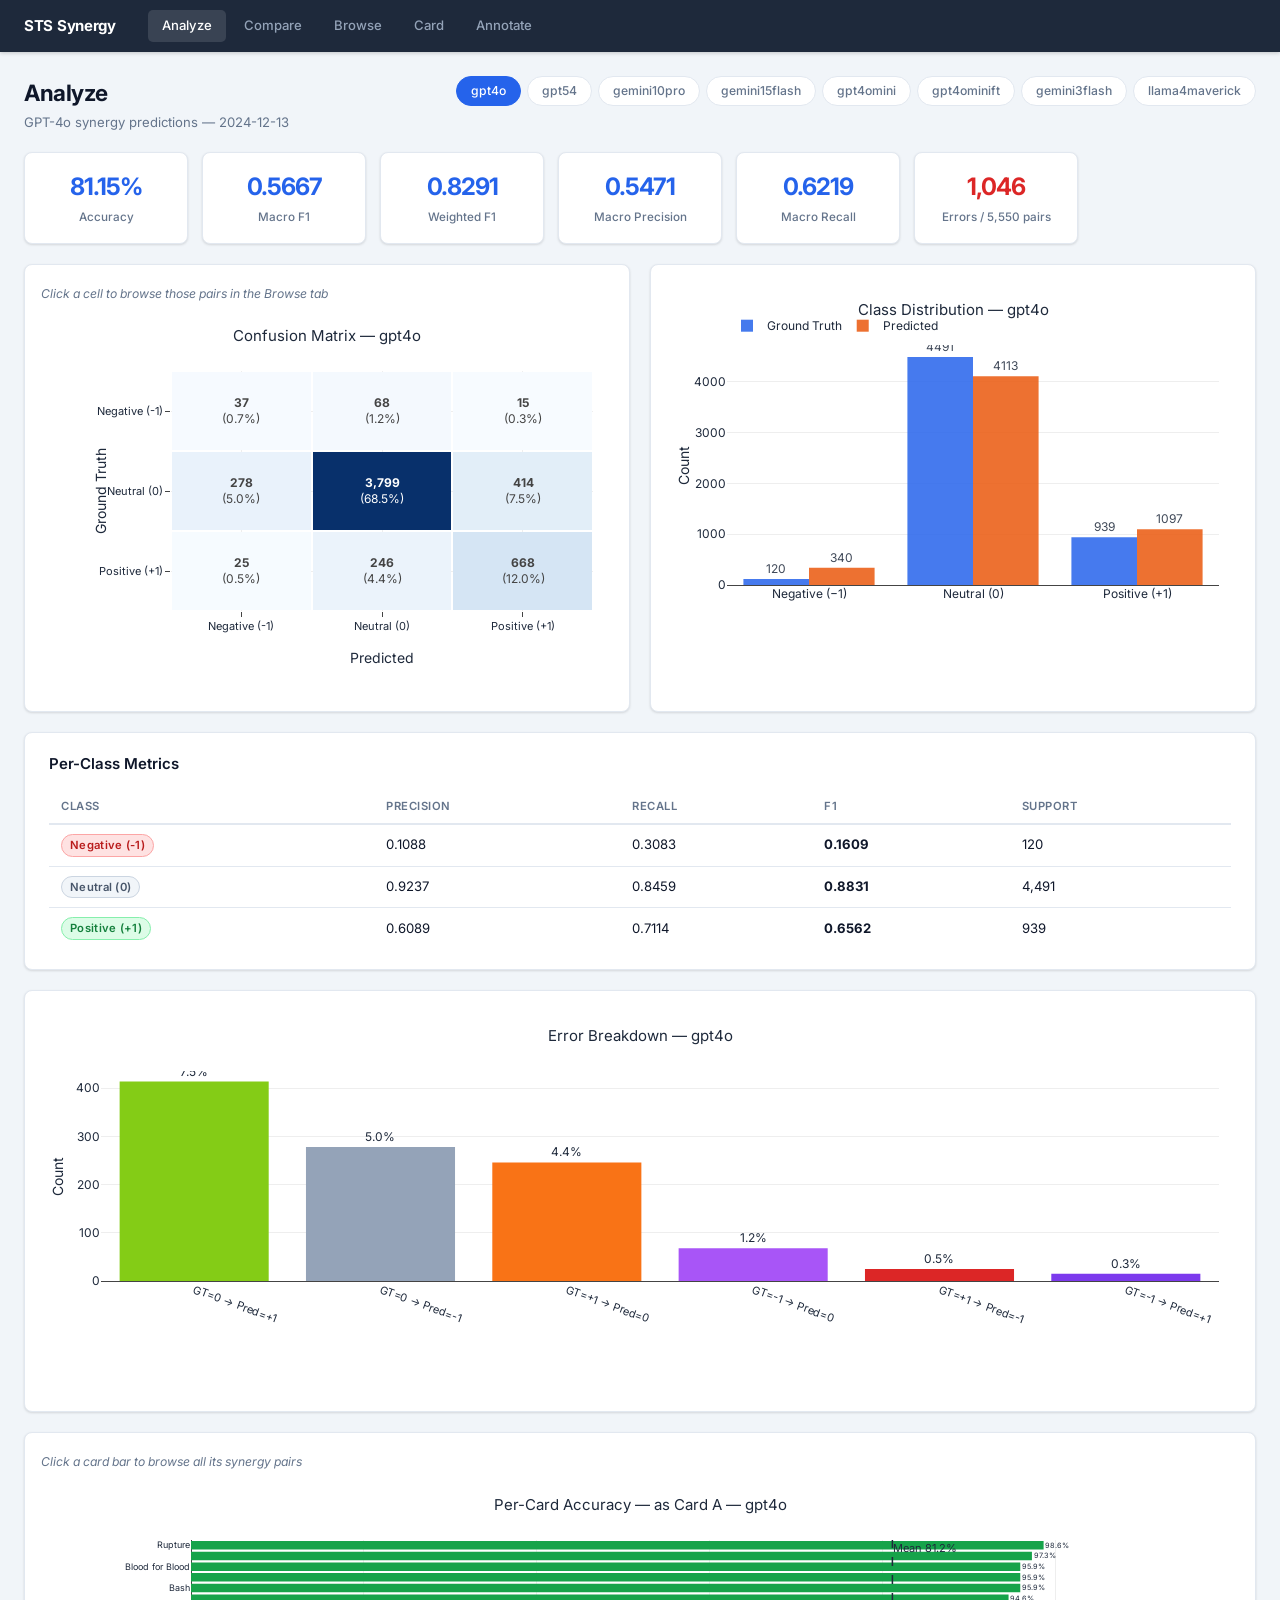
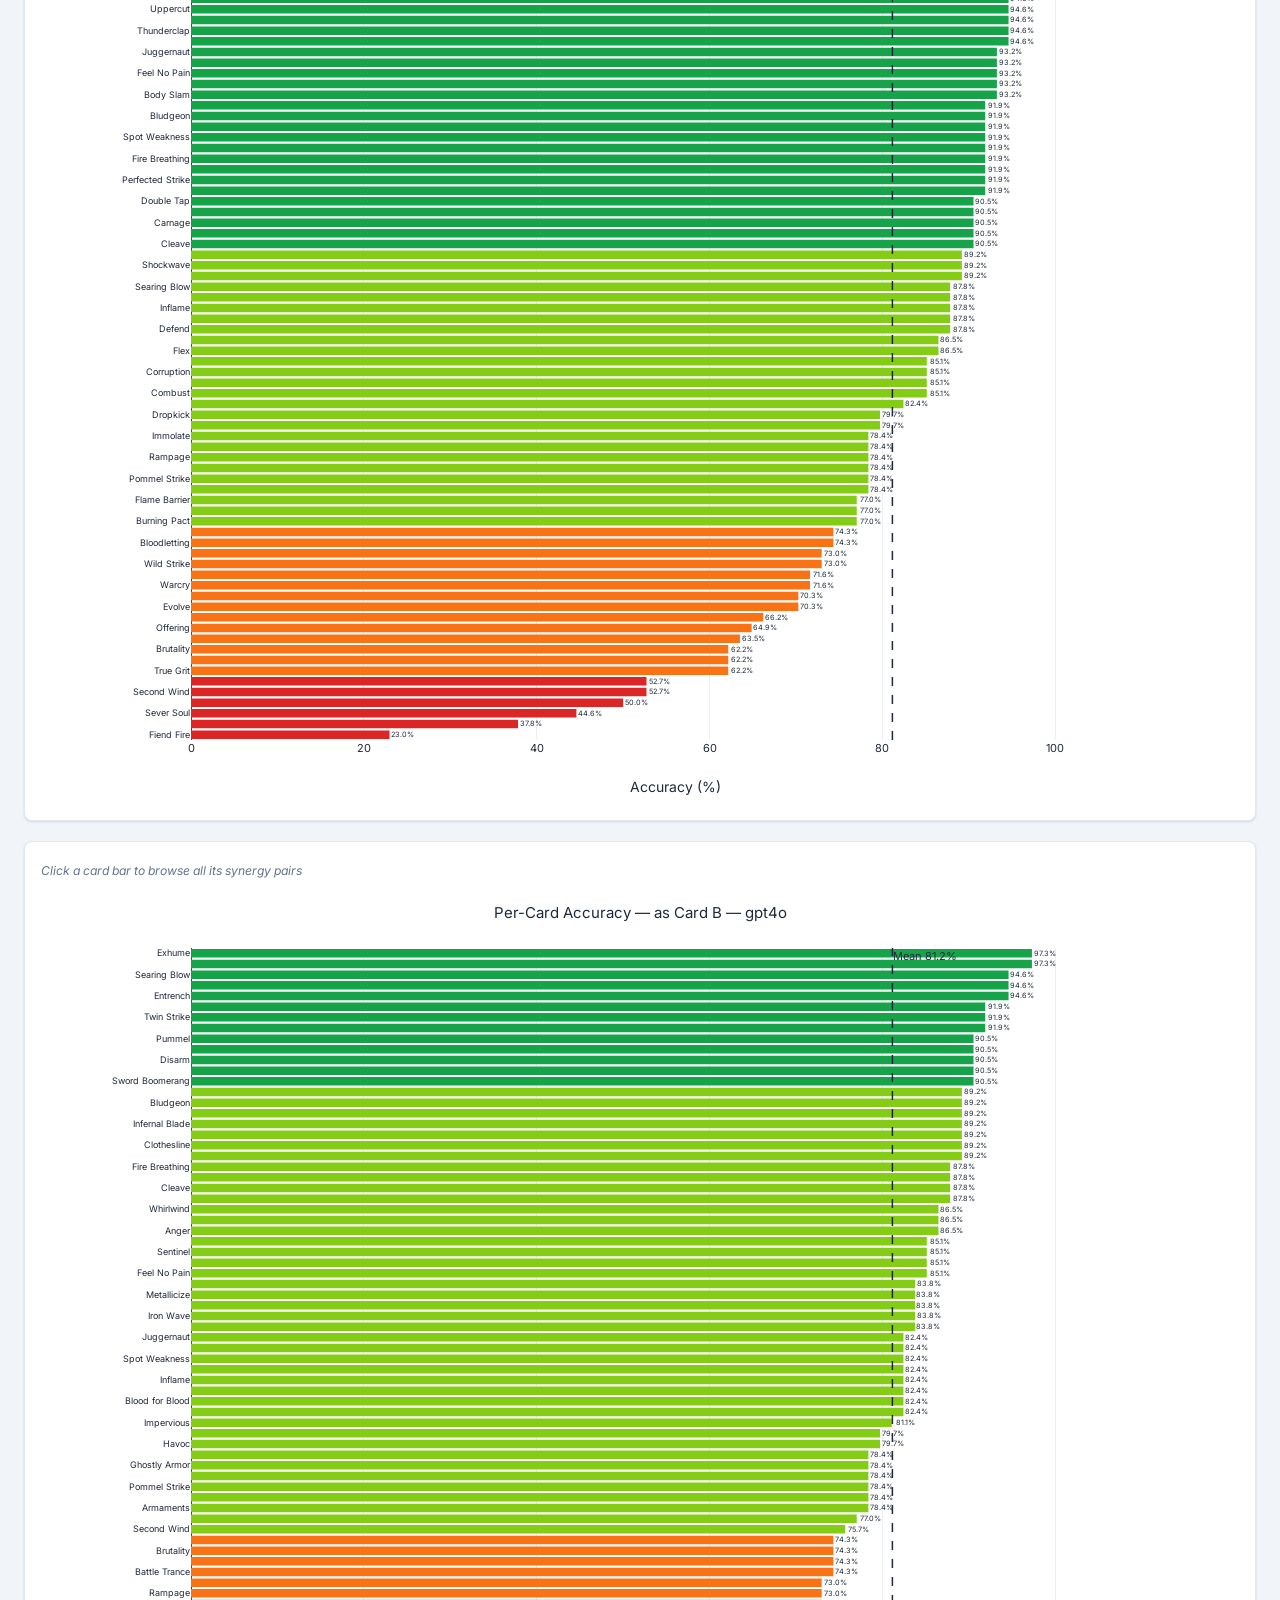
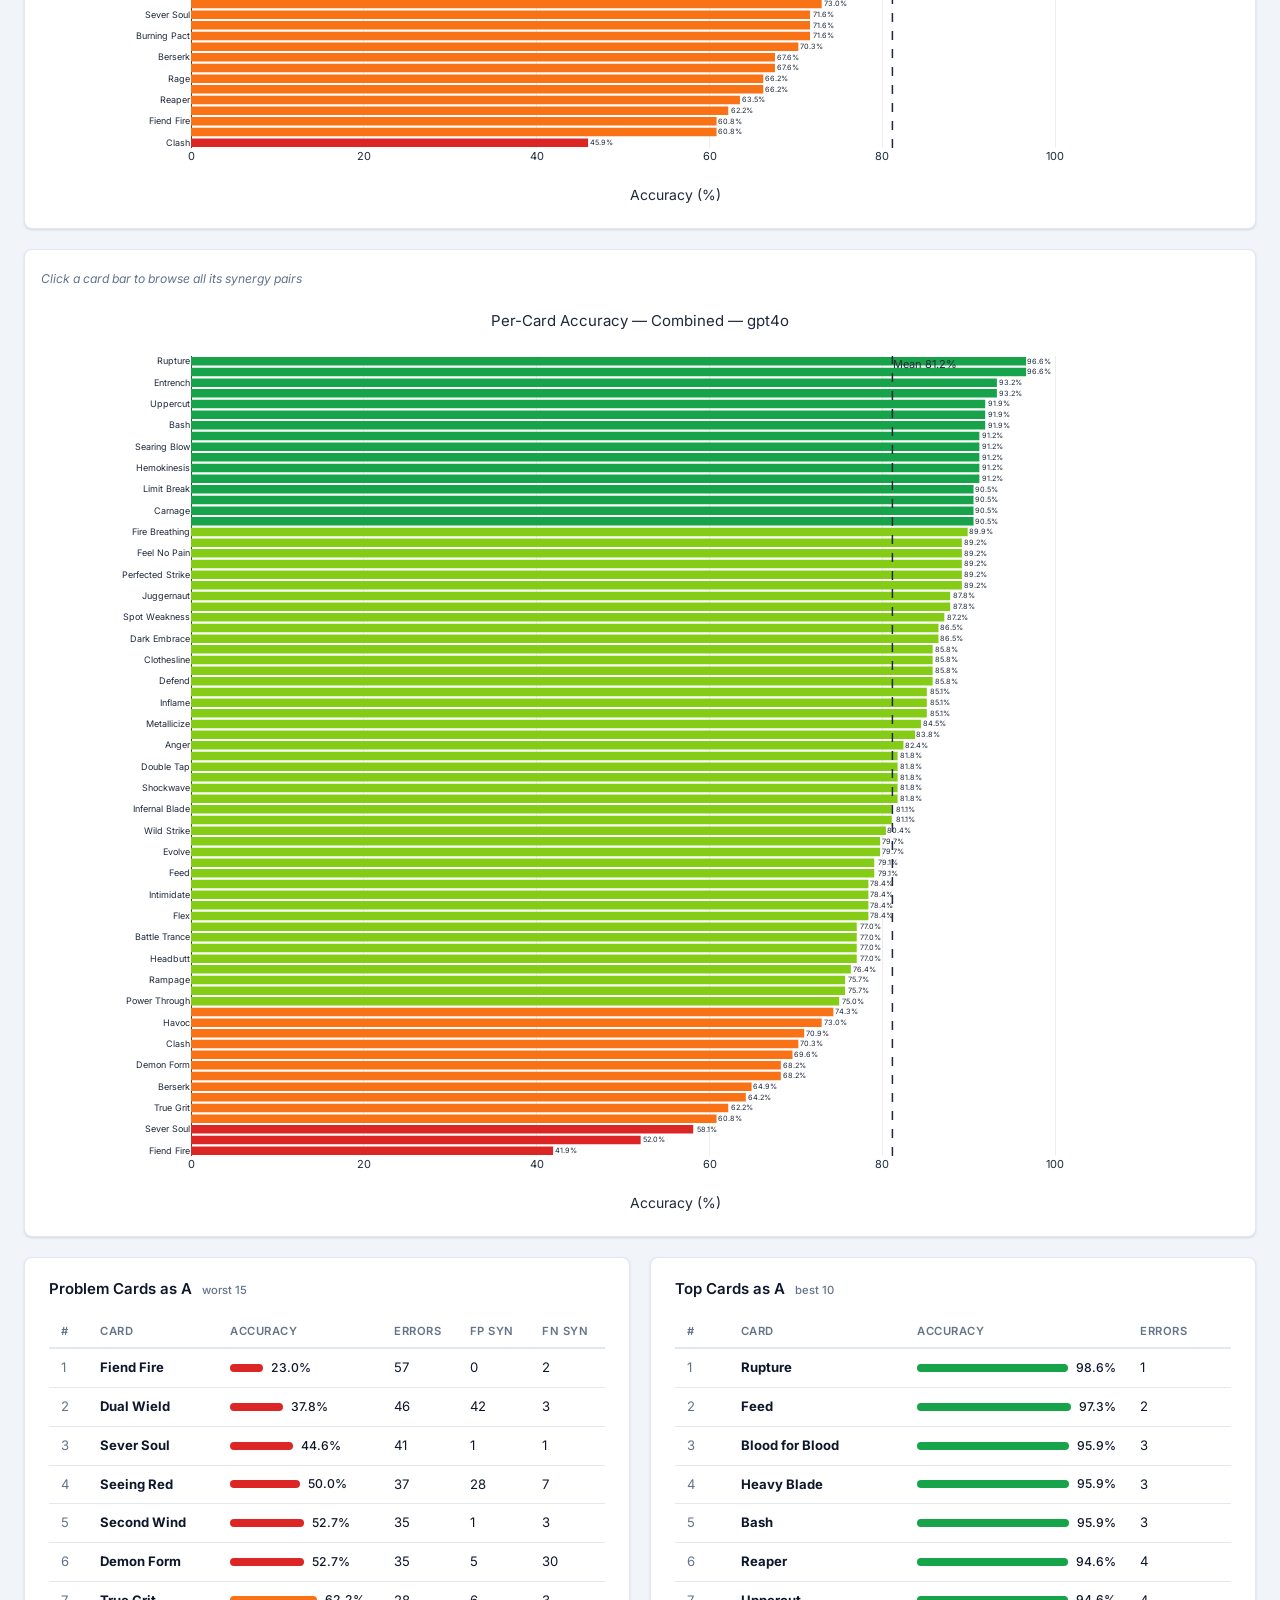
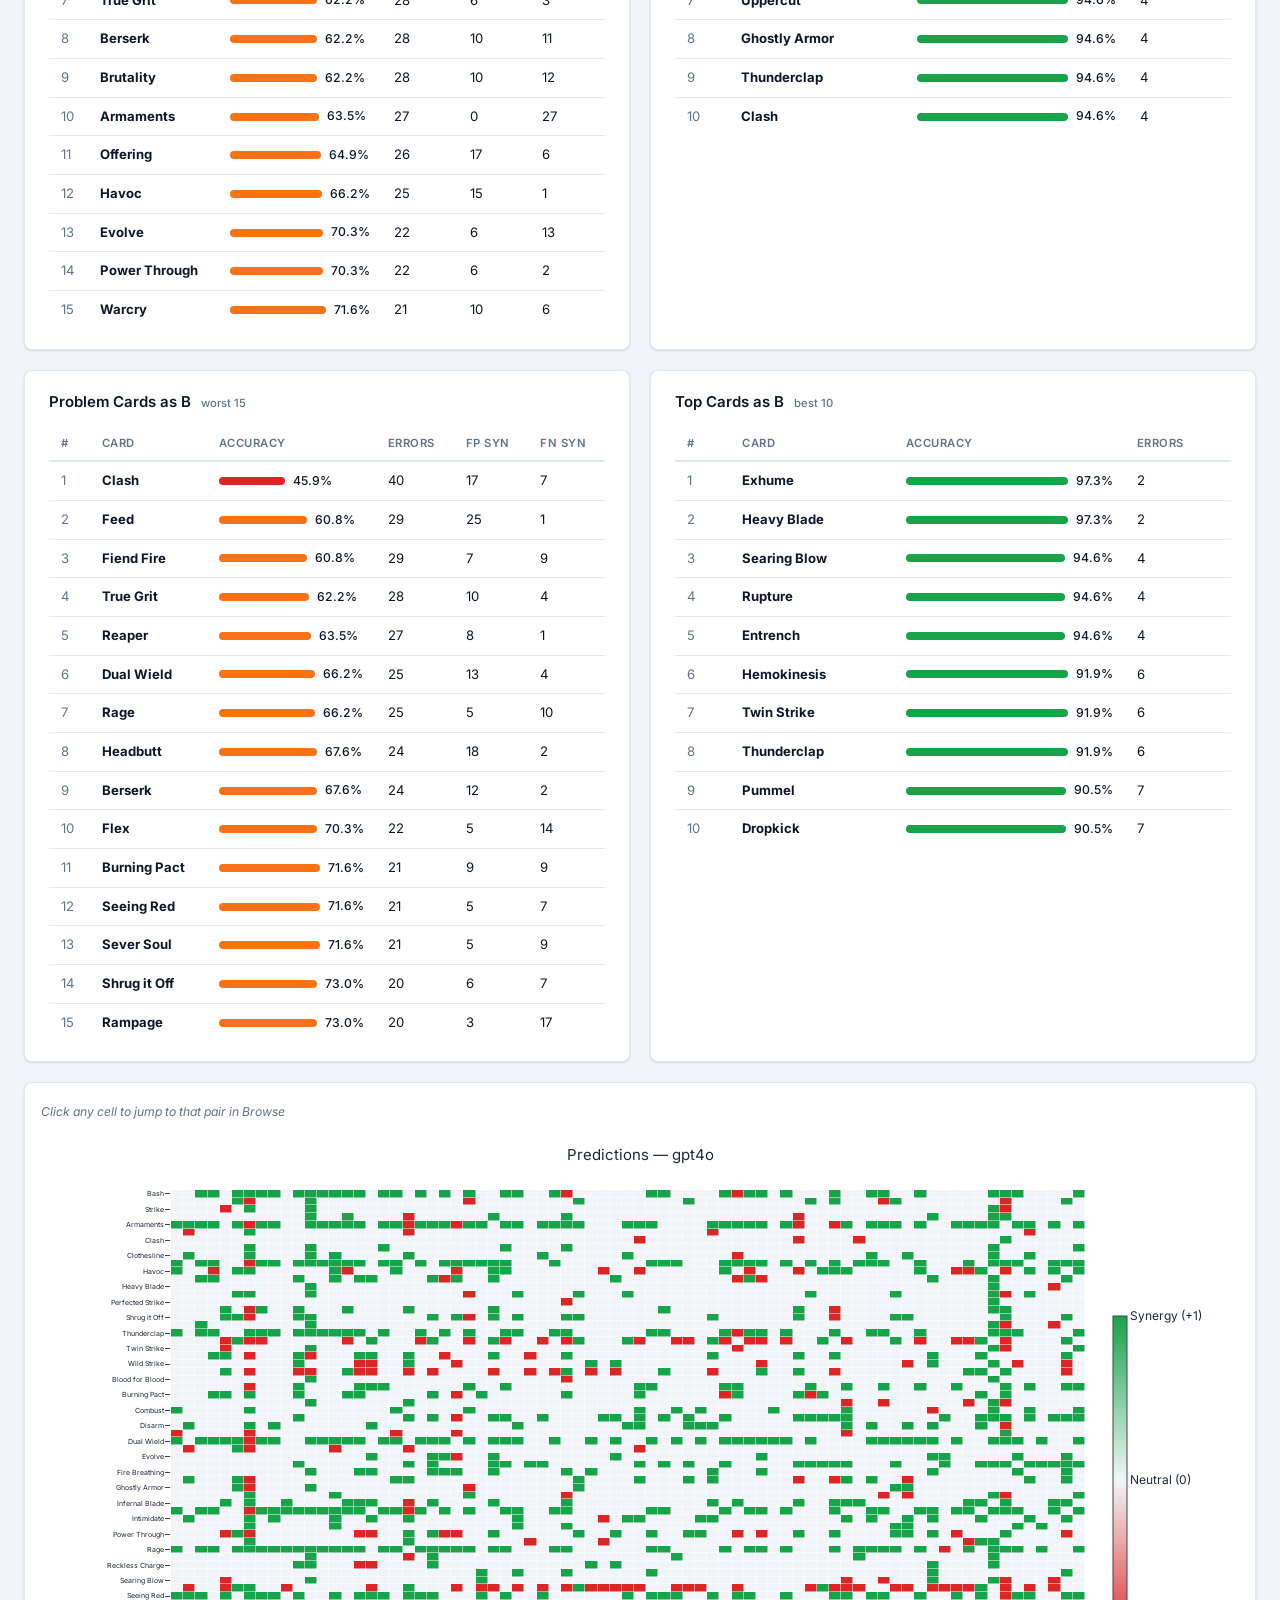
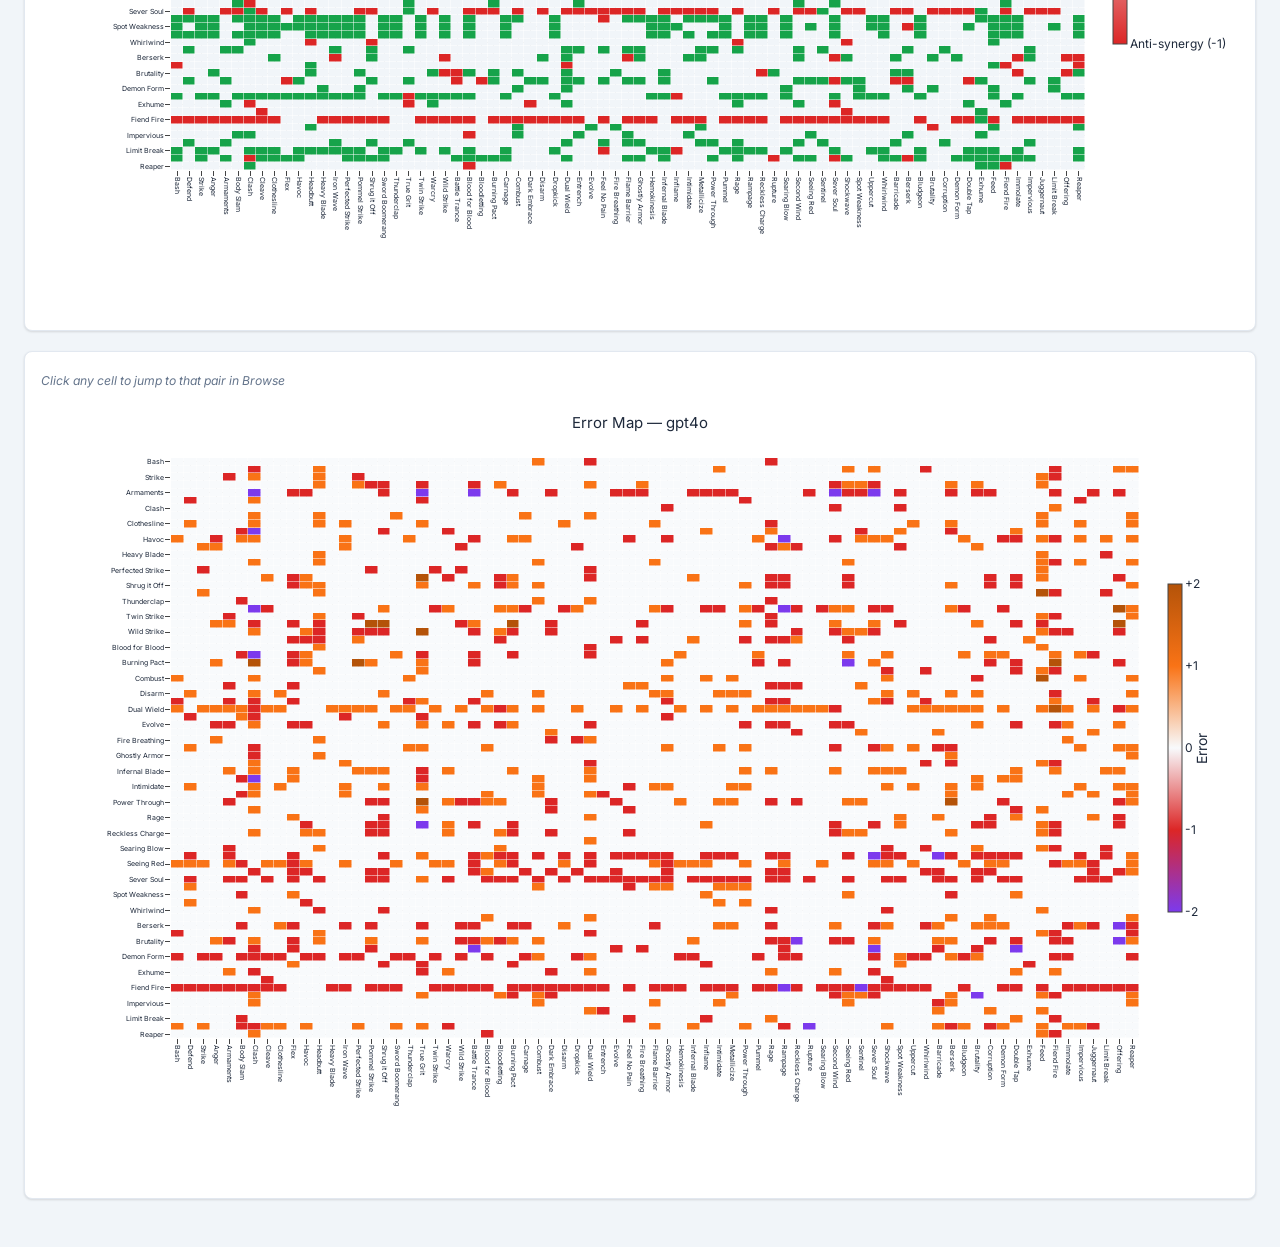
<file: docs/index.html>
<!DOCTYPE html>
<html lang="en">
<head>
  <meta charset="UTF-8">
  <meta http-equiv="refresh" content="0;url=analyze.html">
  <title>STS Synergy</title>
</head>
<body>
  <script>window.location.replace('analyze.html');</script>
  <p>Redirecting to <a href="analyze.html">analyze.html</a>…</p>
</body>
</html>
</file>
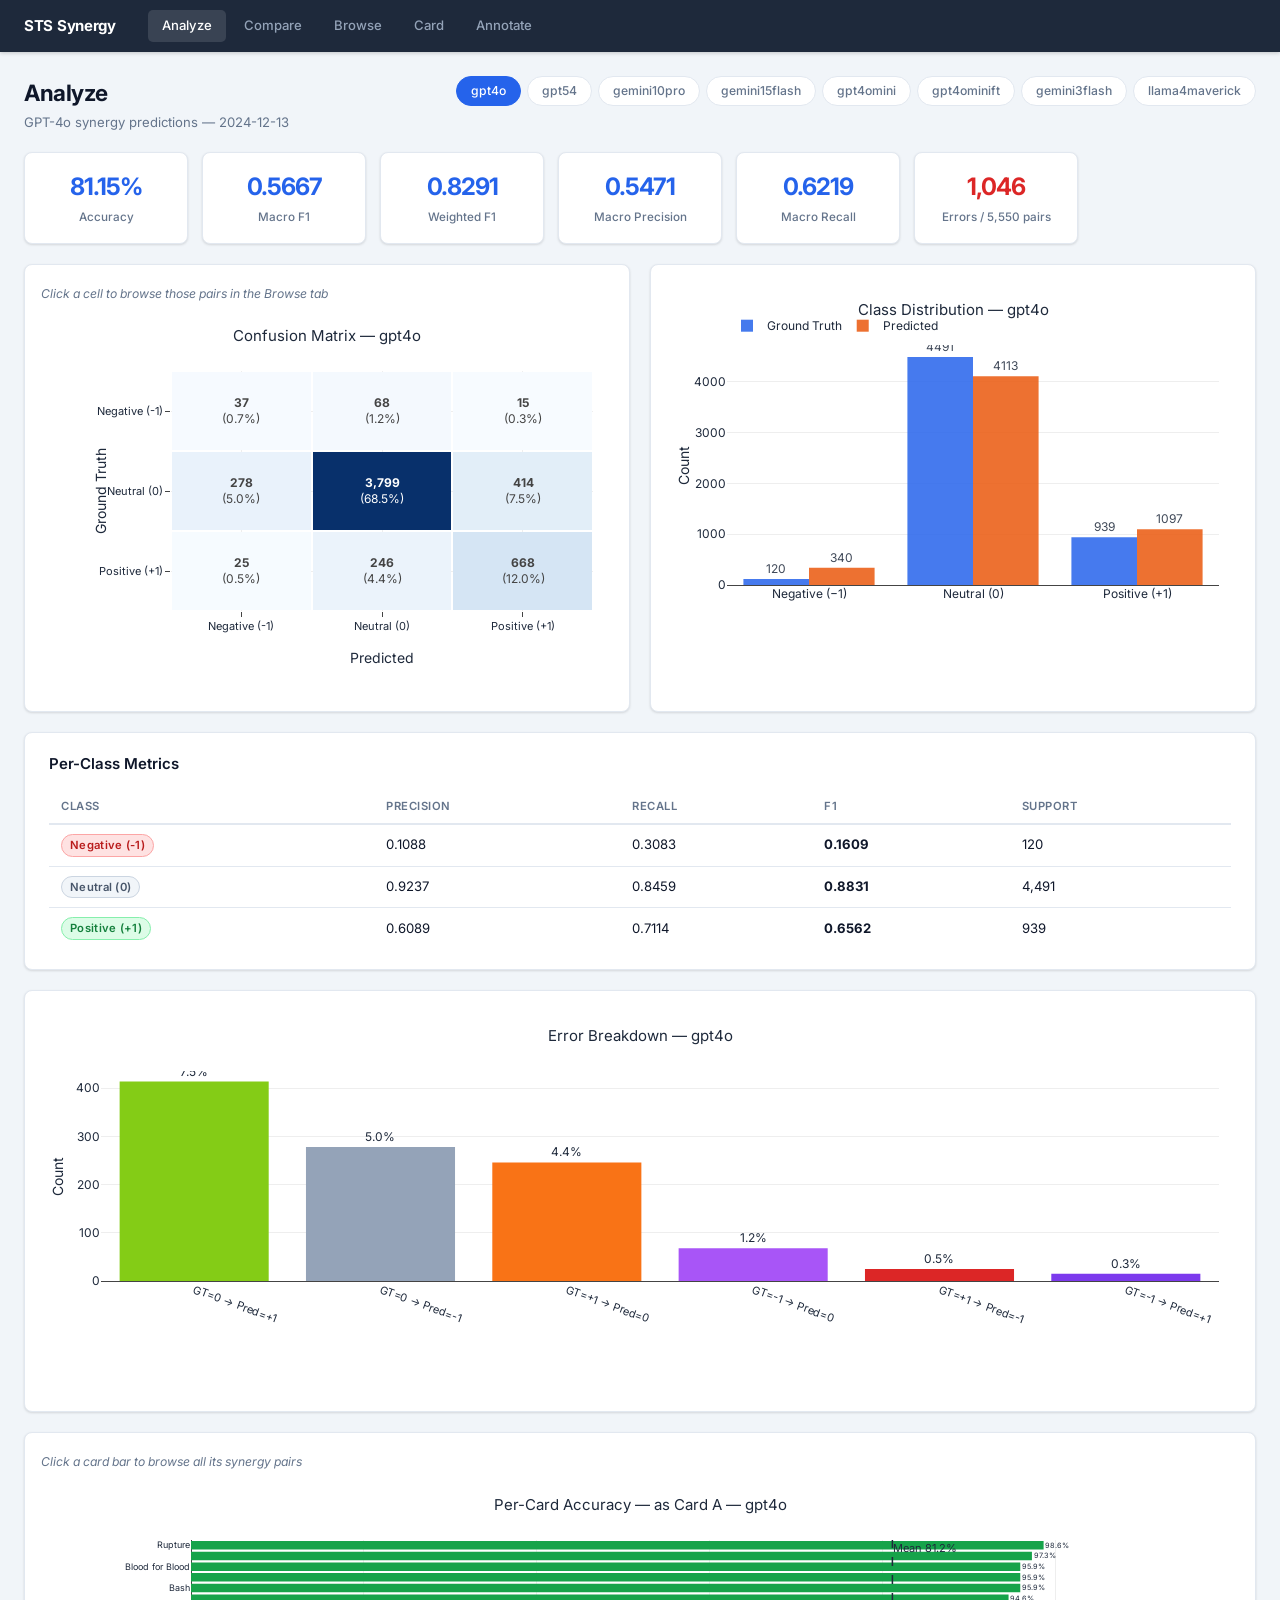
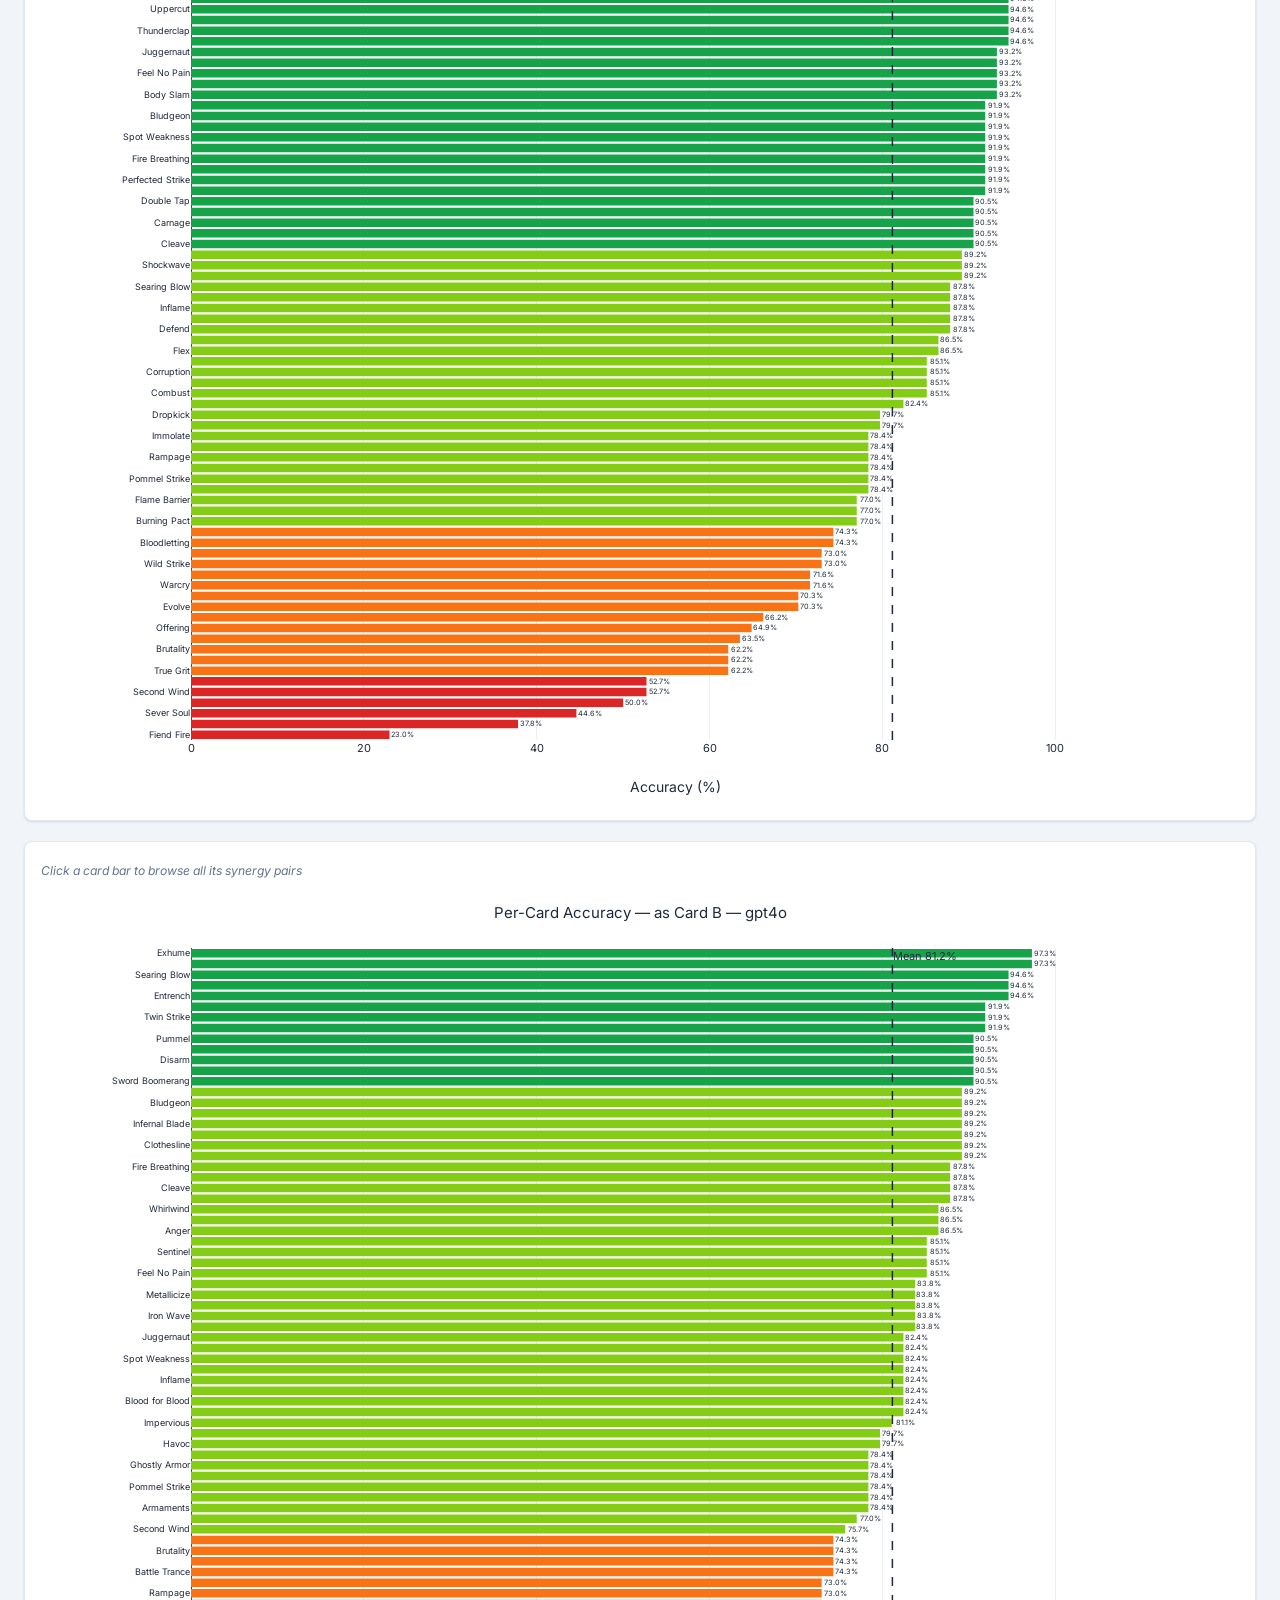
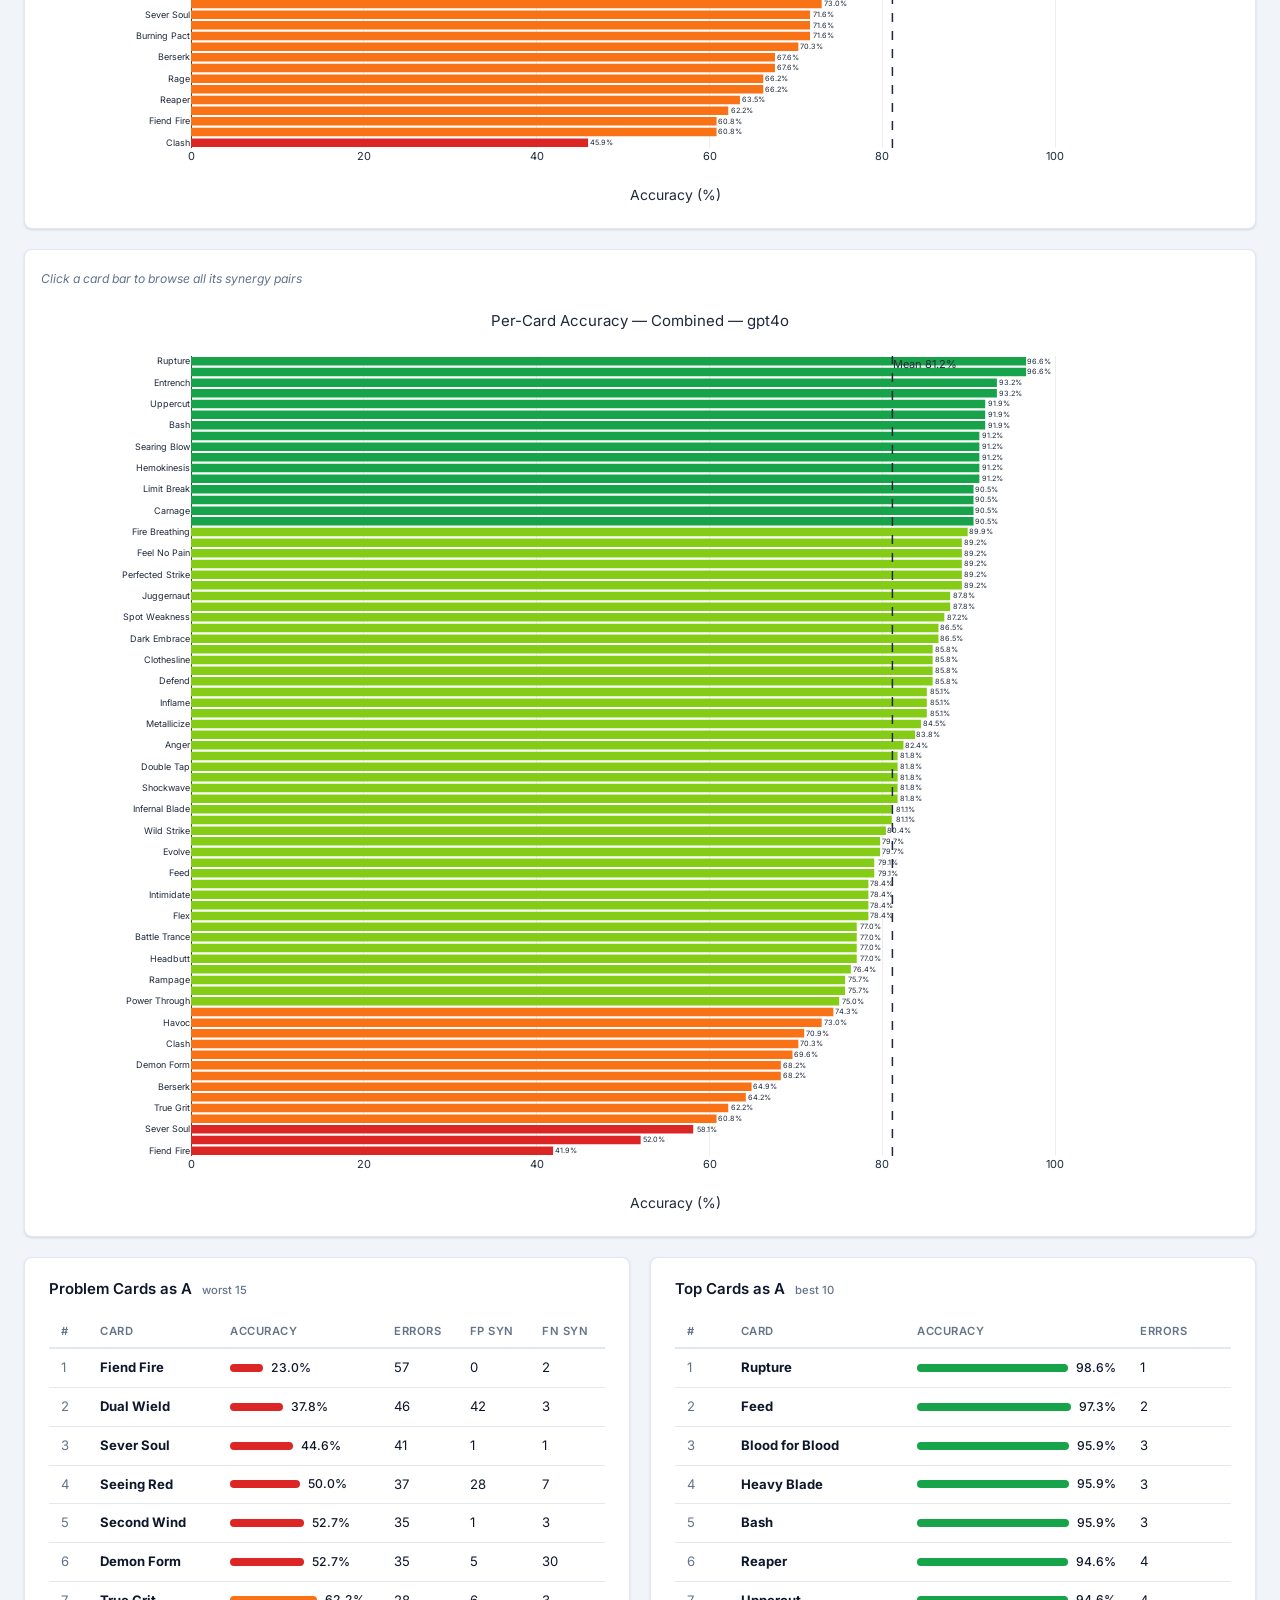
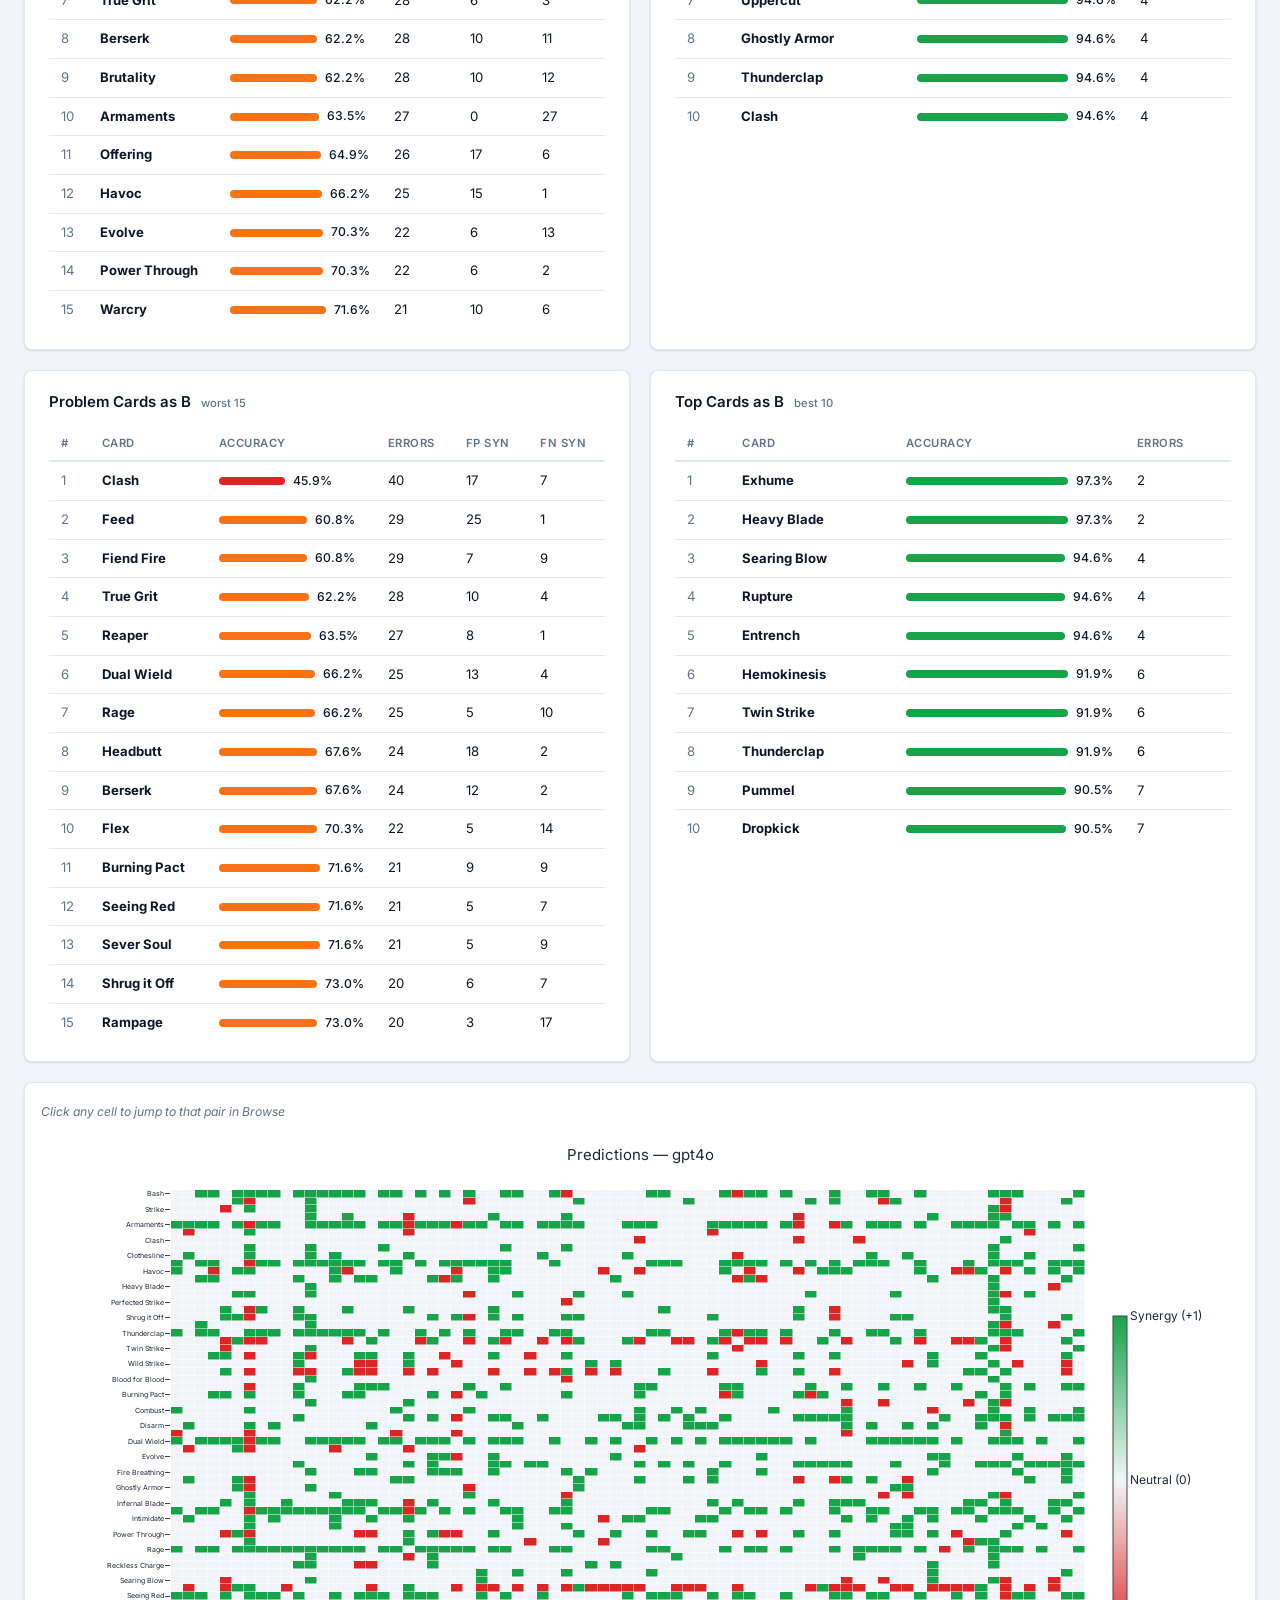
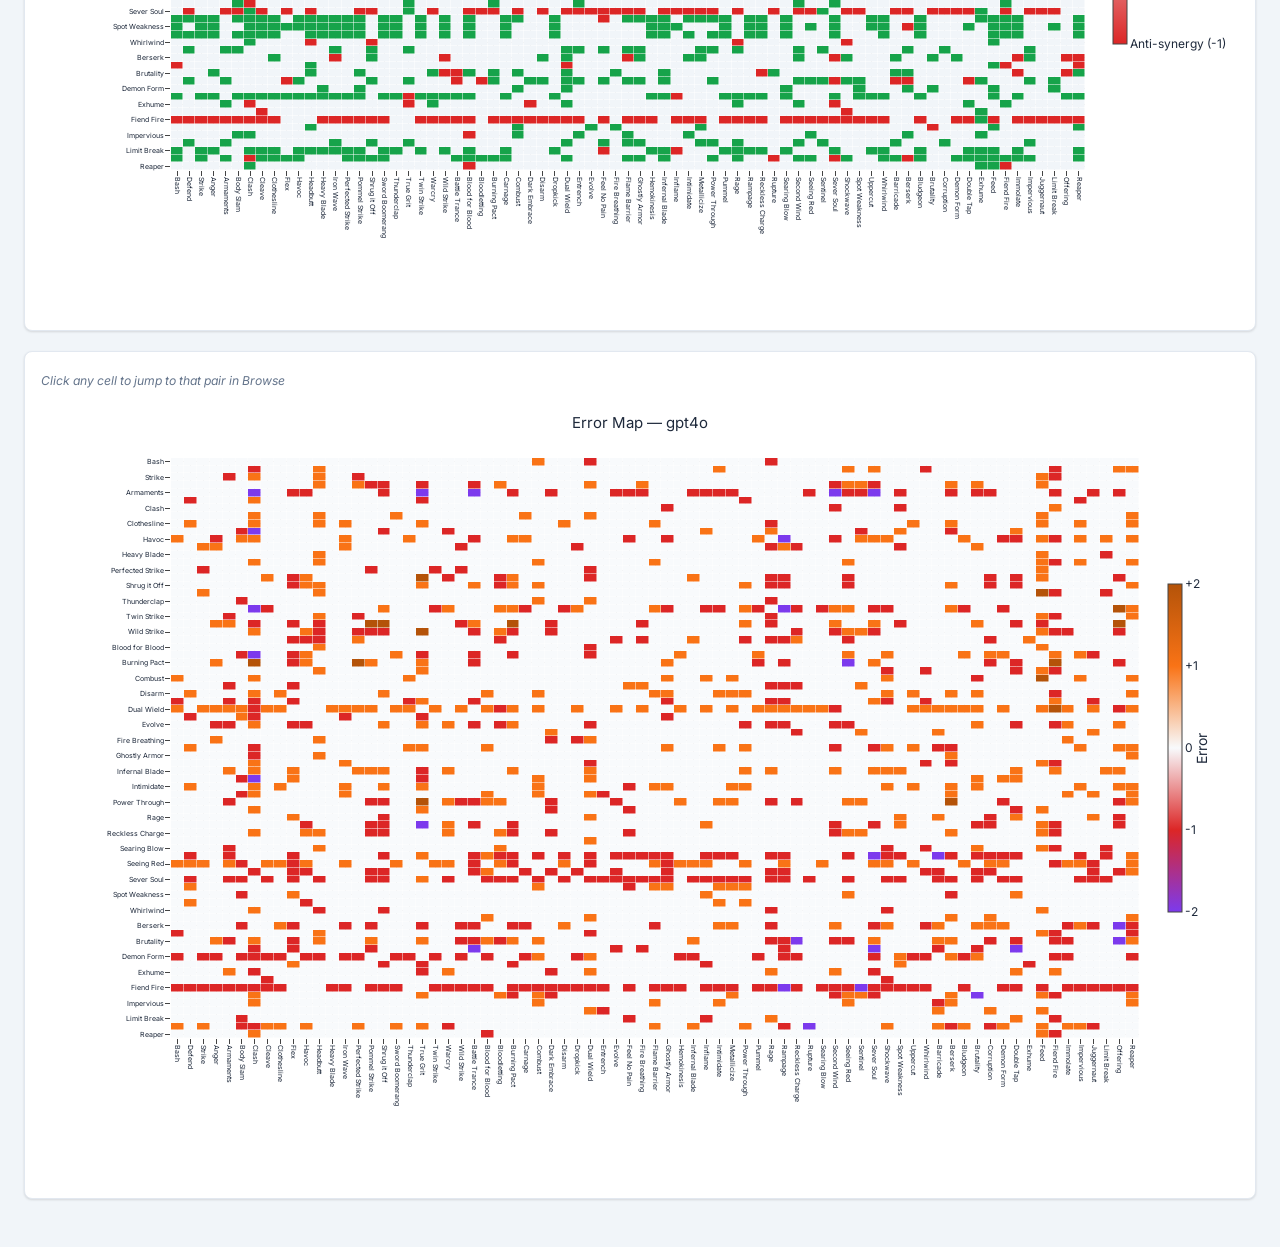
<file: docs/analyze.html>
<!DOCTYPE html>
<html lang="en">
<head>
  <meta charset="UTF-8">
  <meta name="viewport" content="width=device-width, initial-scale=1.0">
  <title>STS Synergy · Analyze</title>
  <link rel="preconnect" href="https://fonts.googleapis.com">
  <link href="https://fonts.googleapis.com/css2?family=Inter:wght@400;500;600;700&display=swap" rel="stylesheet">
  <link rel="stylesheet" href="static/css/style.css">
  <script src="https://cdn.plot.ly/plotly-2.35.0.min.js" charset="utf-8"></script>
</head>
<body>

<nav class="navbar">
  <a class="nav-brand" href="analyze.html">STS Synergy</a>
  <div class="nav-links">
    <a href="analyze.html"  class="nav-link active">Analyze</a>
    <a href="compare.html"  class="nav-link">Compare</a>
    <a href="browse.html"   class="nav-link">Browse</a>
    <a href="card.html"     class="nav-link">Card</a>
    <a href="annotate.html" class="nav-link">Annotate</a>
  </div>
</nav>

<div class="page-wrap">

  <!-- Dataset selector tabs -->
  <div class="page-header">
    <div class="page-title-row">
      <h1 class="page-title">Analyze</h1>
      <span class="page-sub" id="ds-sub"></span>
    </div>
    <div class="dataset-tabs" id="ds-tabs"></div>
  </div>

  <!-- Metric cards -->
  <div class="metric-row" id="metric-row">
    <div class="metric-card">
      <div class="metric-value" id="m-accuracy">—</div>
      <div class="metric-label">Accuracy</div>
    </div>
    <div class="metric-card">
      <div class="metric-value" id="m-macro-f1">—</div>
      <div class="metric-label">Macro F1</div>
    </div>
    <div class="metric-card">
      <div class="metric-value" id="m-weighted-f1">—</div>
      <div class="metric-label">Weighted F1</div>
    </div>
    <div class="metric-card">
      <div class="metric-value" id="m-macro-prec">—</div>
      <div class="metric-label">Macro Precision</div>
    </div>
    <div class="metric-card">
      <div class="metric-value" id="m-macro-rec">—</div>
      <div class="metric-label">Macro Recall</div>
    </div>
    <div class="metric-card">
      <div class="metric-value accent-red" id="m-errors">—</div>
      <div class="metric-label" id="m-errors-label">Errors</div>
    </div>
  </div>

  <!-- Confusion matrix + class distribution -->
  <div class="chart-grid-2">
    <div class="card chart-card">
      <p class="chart-hint">Click a cell to browse those pairs in the Browse tab</p>
      <div id="chart-confusion"></div>
    </div>
    <div class="card chart-card">
      <div id="chart-class-dist"></div>
    </div>
  </div>

  <!-- Per-class metrics table -->
  <div class="card section-card">
    <h2 class="section-title">Per-Class Metrics</h2>
    <table class="data-table" id="per-class-table">
      <thead>
        <tr>
          <th>Class</th><th>Precision</th><th>Recall</th><th>F1</th><th>Support</th>
        </tr>
      </thead>
      <tbody id="per-class-tbody"></tbody>
    </table>
  </div>

  <!-- Error breakdown -->
  <div class="card chart-card">
    <div id="chart-error-breakdown"></div>
  </div>

  <!-- Per-card accuracy charts (as Card A, as Card B, combined) -->
  <div class="card chart-card">
    <p class="chart-hint">Click a card bar to browse all its synergy pairs</p>
    <div id="chart-per-card-a"></div>
  </div>
  <div class="card chart-card">
    <p class="chart-hint">Click a card bar to browse all its synergy pairs</p>
    <div id="chart-per-card-b"></div>
  </div>
  <div class="card chart-card">
    <p class="chart-hint">Click a card bar to browse all its synergy pairs</p>
    <div id="chart-per-card-combined"></div>
  </div>

  <!-- Problem/top cards summary — as Card A -->
  <div class="chart-grid-2">
    <div class="card section-card">
      <h2 class="section-title">Problem Cards as A <span class="badge-count">worst 15</span></h2>
      <table class="data-table">
        <thead>
          <tr><th>#</th><th>Card</th><th>Accuracy</th><th>Errors</th><th>FP syn</th><th>FN syn</th></tr>
        </thead>
        <tbody id="worst-cards-a-tbody"></tbody>
      </table>
    </div>
    <div class="card section-card">
      <h2 class="section-title">Top Cards as A <span class="badge-count">best 10</span></h2>
      <table class="data-table">
        <thead>
          <tr><th>#</th><th>Card</th><th>Accuracy</th><th>Errors</th></tr>
        </thead>
        <tbody id="best-cards-a-tbody"></tbody>
      </table>
    </div>
  </div>

  <!-- Problem/top cards summary — as Card B -->
  <div class="chart-grid-2">
    <div class="card section-card">
      <h2 class="section-title">Problem Cards as B <span class="badge-count">worst 15</span></h2>
      <table class="data-table">
        <thead>
          <tr><th>#</th><th>Card</th><th>Accuracy</th><th>Errors</th><th>FP syn</th><th>FN syn</th></tr>
        </thead>
        <tbody id="worst-cards-b-tbody"></tbody>
      </table>
    </div>
    <div class="card section-card">
      <h2 class="section-title">Top Cards as B <span class="badge-count">best 10</span></h2>
      <table class="data-table">
        <thead>
          <tr><th>#</th><th>Card</th><th>Accuracy</th><th>Errors</th></tr>
        </thead>
        <tbody id="best-cards-b-tbody"></tbody>
      </table>
    </div>
  </div>

  <!-- Prediction heatmap -->
  <div class="card chart-card">
    <p class="chart-hint">Click any cell to jump to that pair in Browse</p>
    <div id="chart-pred-heatmap"></div>
  </div>

  <!-- Error heatmap -->
  <div class="card chart-card">
    <p class="chart-hint">Click any cell to jump to that pair in Browse</p>
    <div id="chart-error-heatmap"></div>
  </div>

</div>

<div id="toast" class="toast" role="alert"></div>

<script src="static/js/app.js"></script>
<script src="static/js/charts.js"></script>
<script src="static/js/analyze-app.js"></script>
</body>
</html>
</file>
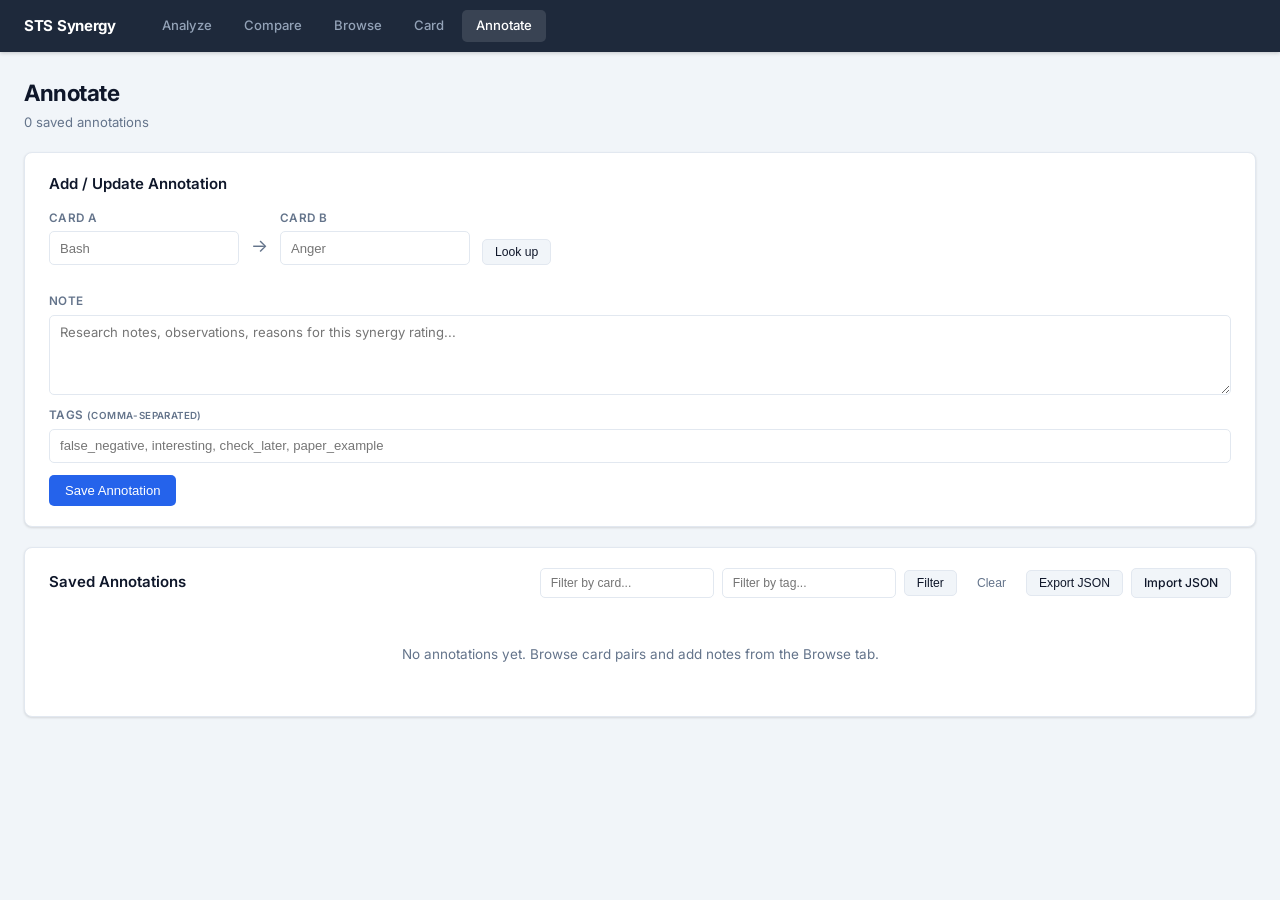
<file: docs/annotate.html>
<!DOCTYPE html>
<html lang="en">
<head>
  <meta charset="UTF-8">
  <meta name="viewport" content="width=device-width, initial-scale=1.0">
  <title>STS Synergy · Annotate</title>
  <link rel="preconnect" href="https://fonts.googleapis.com">
  <link href="https://fonts.googleapis.com/css2?family=Inter:wght@400;500;600;700&display=swap" rel="stylesheet">
  <link rel="stylesheet" href="static/css/style.css">
</head>
<body>

<nav class="navbar">
  <a class="nav-brand" href="analyze.html">STS Synergy</a>
  <div class="nav-links">
    <a href="analyze.html"  class="nav-link">Analyze</a>
    <a href="compare.html"  class="nav-link">Compare</a>
    <a href="browse.html"   class="nav-link">Browse</a>
    <a href="card.html"     class="nav-link">Card</a>
    <a href="annotate.html" class="nav-link active">Annotate</a>
  </div>
</nav>

<div class="page-wrap">

  <div class="page-header">
    <div class="page-title-row">
      <h1 class="page-title">Annotate</h1>
      <span class="page-sub" id="ann-sub">0 saved annotations</span>
    </div>
  </div>

  <!-- Add annotation form -->
  <div class="card section-card">
    <h2 class="section-title">Add / Update Annotation</h2>
    <form id="ann-add-form" class="ann-add-form">
      <div class="ann-add-row">
        <div class="ann-add-field">
          <label class="ann-label">Card A</label>
          <input type="text" id="new-card-a" class="ann-input" placeholder="Bash" list="card-list" autocomplete="off">
        </div>
        <div class="ann-add-arrow">→</div>
        <div class="ann-add-field">
          <label class="ann-label">Card B</label>
          <input type="text" id="new-card-b" class="ann-input" placeholder="Anger" list="card-list" autocomplete="off">
        </div>
        <button type="button" class="btn btn-secondary btn-sm" id="lookup-btn">Look up</button>
      </div>

      <!-- Pair preview (shown after lookup) -->
      <div id="pair-preview" class="pair-preview hidden">
        <div class="detail-values" id="preview-values"></div>
      </div>

      <div class="ann-field" style="margin-top:16px;">
        <label class="ann-label">Note</label>
        <textarea id="new-note" class="ann-textarea" rows="3"
                  placeholder="Research notes, observations, reasons for this synergy rating..."></textarea>
      </div>
      <div class="ann-field">
        <label class="ann-label">Tags <small class="text-muted">(comma-separated)</small></label>
        <input type="text" id="new-tags" class="ann-input"
               placeholder="false_negative, interesting, check_later, paper_example">
      </div>
      <div class="ann-actions">
        <button type="submit" class="btn btn-primary">Save Annotation</button>
      </div>
    </form>
  </div>

  <!-- Filter + annotations list -->
  <div class="card section-card">
    <div class="ann-list-header">
      <h2 class="section-title">Saved Annotations</h2>
      <div class="ann-filter-form">
        <input type="text" id="filter-card" class="filter-input filter-input-sm"
               placeholder="Filter by card..." list="card-list">
        <input type="text" id="filter-tag" class="filter-input filter-input-sm"
               placeholder="Filter by tag...">
        <button type="button" class="btn btn-secondary btn-sm" id="filter-ann-btn">Filter</button>
        <button type="button" class="btn btn-ghost btn-sm" id="clear-ann-btn">Clear</button>
        <button type="button" class="btn btn-secondary btn-sm" id="export-btn">Export JSON</button>
        <label class="btn btn-secondary btn-sm" style="cursor:pointer;">
          Import JSON
          <input type="file" id="import-input" accept=".json" style="display:none">
        </label>
      </div>
    </div>

    <div id="ann-table-wrap">
      <div class="empty-state">No annotations yet. Browse card pairs and add notes from the Browse tab.</div>
    </div>
  </div>

  <datalist id="card-list"></datalist>

</div>

<div id="toast" class="toast" role="alert"></div>

<script src="static/js/app.js"></script>
<script src="static/js/annotate-app.js"></script>
</body>
</html>
</file>
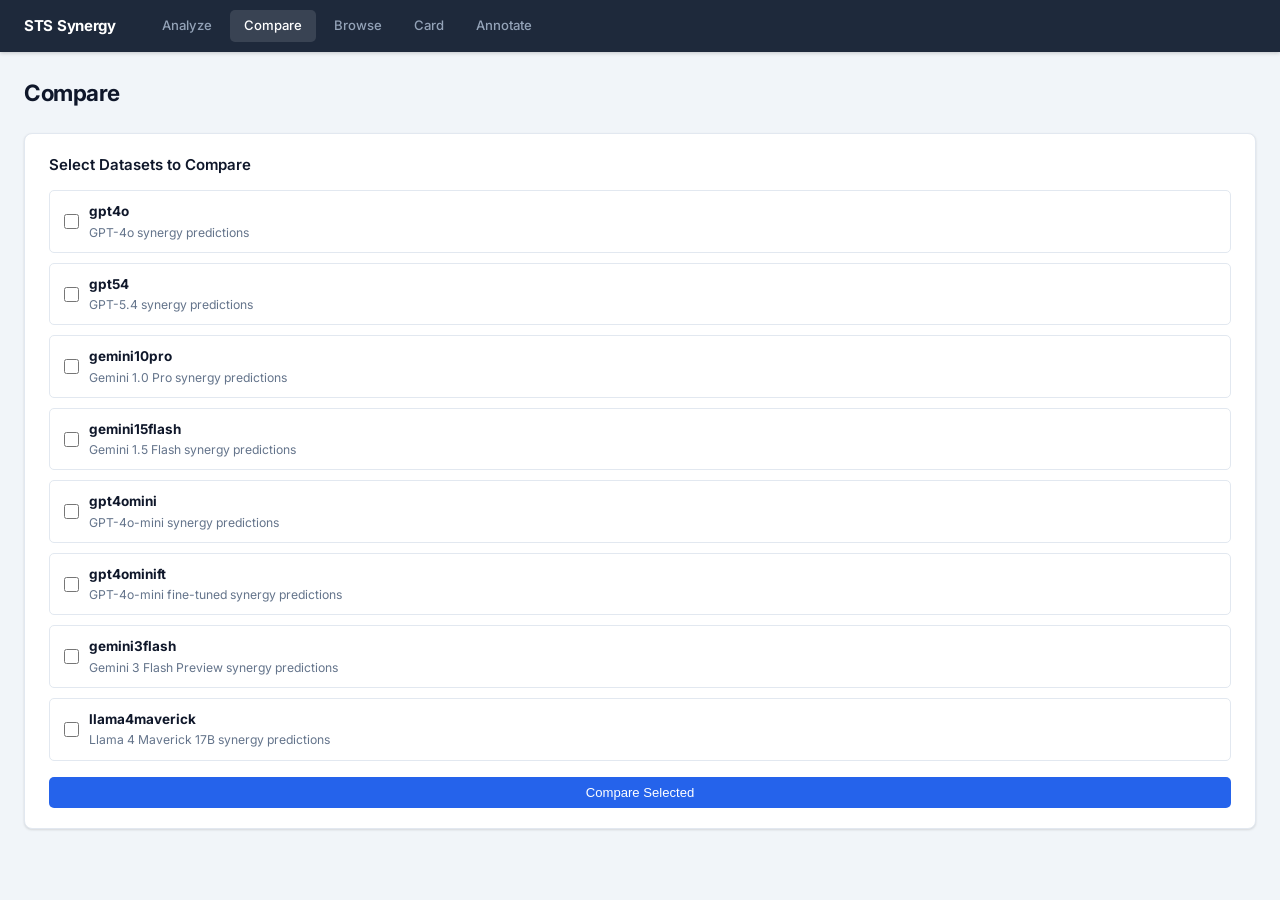
<file: docs/compare.html>
<!DOCTYPE html>
<html lang="en">
<head>
  <meta charset="UTF-8">
  <meta name="viewport" content="width=device-width, initial-scale=1.0">
  <title>STS Synergy · Compare</title>
  <link rel="preconnect" href="https://fonts.googleapis.com">
  <link href="https://fonts.googleapis.com/css2?family=Inter:wght@400;500;600;700&display=swap" rel="stylesheet">
  <link rel="stylesheet" href="static/css/style.css">
  <script src="https://cdn.plot.ly/plotly-2.35.0.min.js" charset="utf-8"></script>
</head>
<body>

<nav class="navbar">
  <a class="nav-brand" href="analyze.html">STS Synergy</a>
  <div class="nav-links">
    <a href="analyze.html"  class="nav-link">Analyze</a>
    <a href="compare.html"  class="nav-link active">Compare</a>
    <a href="browse.html"   class="nav-link">Browse</a>
    <a href="card.html"     class="nav-link">Card</a>
    <a href="annotate.html" class="nav-link">Annotate</a>
  </div>
</nav>

<div class="page-wrap">

  <div class="page-header">
    <div class="page-title-row">
      <h1 class="page-title">Compare</h1>
      <span class="page-sub" id="compare-sub"></span>
    </div>
  </div>

  <!-- Dataset selection -->
  <div class="card section-card">
    <h2 class="section-title">Select Datasets to Compare</h2>
    <div class="compare-form">
      <div class="checkbox-group" id="checkbox-group"></div>
      <button type="button" class="btn btn-primary" id="compare-btn">Compare Selected</button>
    </div>
  </div>

  <!-- Results (hidden until comparison runs) -->
  <div id="compare-results" style="display:none">

    <!-- Summary metrics table -->
    <div class="card section-card">
      <h2 class="section-title">Metrics Summary</h2>
      <div class="table-scroll">
        <table class="data-table" id="metrics-table">
          <thead id="metrics-thead"></thead>
          <tbody id="metrics-tbody"></tbody>
        </table>
      </div>
    </div>

    <!-- Per-class F1 -->
    <div class="card section-card">
      <h2 class="section-title">Per-Class F1</h2>
      <div class="table-scroll">
        <table class="data-table">
          <thead id="perclass-thead"></thead>
          <tbody id="perclass-tbody"></tbody>
        </table>
      </div>
    </div>

    <!-- Agreement stats (2 datasets only) -->
    <div id="agreement-section" style="display:none">
      <div class="card section-card">
        <h2 class="section-title">Agreement Statistics</h2>
        <div class="metric-row" id="agreement-metrics"></div>
        <div style="margin-top:12px;">
          <a href="#" id="browse-disagreements-btn" class="btn btn-secondary btn-sm">Browse disagreements</a>
        </div>
      </div>
    </div>

    <!-- Charts -->
    <div class="card chart-card">
      <div id="chart-metrics-cmp"></div>
    </div>

    <div class="card chart-card">
      <div id="chart-per-card-cmp"></div>
    </div>

    <div class="card chart-card" id="chart-delta-wrap" style="display:none">
      <div id="chart-delta"></div>
    </div>

    <div class="card chart-card">
      <div id="chart-agreement"></div>
    </div>

    <!-- Delta table (2 datasets only) -->
    <div id="delta-tables" style="display:none" class="chart-grid-2">
      <div class="card section-card">
        <h2 class="section-title">Most Improved <span class="text-green" id="improved-label"></span></h2>
        <table class="data-table">
          <thead><tr><th>Card</th><th id="improved-h1"></th><th id="improved-h2"></th><th>Delta</th></tr></thead>
          <tbody id="improved-tbody"></tbody>
        </table>
      </div>
      <div class="card section-card">
        <h2 class="section-title">Most Degraded <span class="text-red" id="degraded-label"></span></h2>
        <table class="data-table">
          <thead><tr><th>Card</th><th id="degraded-h1"></th><th id="degraded-h2"></th><th>Delta</th></tr></thead>
          <tbody id="degraded-tbody"></tbody>
        </table>
      </div>
    </div>

  </div><!-- /compare-results -->

</div>

<div id="toast" class="toast" role="alert"></div>

<script src="static/js/app.js"></script>
<script src="static/js/charts.js"></script>
<script src="static/js/compare-app.js"></script>
</body>
</html>
</file>
<file: docs/static/css/style.css>
/* ── Variables ─────────────────────────────────────────────── */
:root {
  --primary:      #2563eb;
  --primary-dark: #1d4ed8;
  --primary-bg:   #eff6ff;
  --bg:           #f1f5f9;
  --surface:      #ffffff;
  --border:       #e2e8f0;
  --border-dark:  #cbd5e1;
  --text:         #0f172a;
  --text-muted:   #64748b;
  --text-sm:      0.8125rem;
  --green:        #16a34a;
  --green-bg:     #f0fdf4;
  --red:          #dc2626;
  --red-bg:       #fef2f2;
  --orange:       #ea580c;
  --nav-h:        52px;
  --radius:       8px;
  --radius-sm:    5px;
  --shadow:       0 1px 3px rgba(0,0,0,.08), 0 1px 2px rgba(0,0,0,.05);
  --shadow-md:    0 4px 12px rgba(0,0,0,.08);
}

/* ── Reset / Base ──────────────────────────────────────────── */
*, *::before, *::after { box-sizing: border-box; margin: 0; padding: 0; }

html { font-size: 15px; }

body {
  font-family: "Inter", -apple-system, BlinkMacSystemFont, "Segoe UI", sans-serif;
  background: var(--bg);
  color: var(--text);
  line-height: 1.5;
  -webkit-font-smoothing: antialiased;
}

a { color: var(--primary); text-decoration: none; }
a:hover { text-decoration: underline; }

/* ── Navbar ────────────────────────────────────────────────── */
.navbar {
  position: sticky; top: 0; z-index: 100;
  display: flex; align-items: center; gap: 32px;
  height: var(--nav-h);
  background: #1e293b;
  padding: 0 24px;
  box-shadow: 0 1px 4px rgba(0,0,0,.2);
}

.nav-brand {
  font-weight: 700; font-size: 1rem;
  color: white; letter-spacing: -0.3px;
  white-space: nowrap;
}

.nav-links { display: flex; gap: 4px; }

.nav-link {
  padding: 6px 14px; border-radius: var(--radius-sm);
  color: #94a3b8; font-size: .875rem; font-weight: 500;
  transition: background .15s, color .15s;
}
.nav-link:hover { background: rgba(255,255,255,.08); color: white; text-decoration: none; }
.nav-link.active { background: rgba(255,255,255,.12); color: white; }

/* ── Page layout ───────────────────────────────────────────── */
.page-wrap {
  max-width: 1400px;
  margin: 0 auto;
  padding: 24px 24px 48px;
  display: flex; flex-direction: column; gap: 20px;
}

.page-header {
  display: flex; align-items: flex-start; justify-content: space-between;
  flex-wrap: wrap; gap: 12px;
}
.page-title-row { display: flex; flex-direction: column; gap: 3px; }
.page-title { font-size: 1.5rem; font-weight: 700; letter-spacing: -0.5px; }
.page-sub { font-size: .875rem; color: var(--text-muted); }

/* Dataset tabs */
.dataset-tabs { display: flex; gap: 6px; flex-wrap: wrap; }
.ds-tab {
  padding: 5px 14px; border-radius: 20px;
  font-size: .8125rem; font-weight: 500;
  background: var(--surface); border: 1px solid var(--border);
  color: var(--text-muted); transition: all .15s;
}
.ds-tab:hover { border-color: var(--primary); color: var(--primary); text-decoration: none; }
.ds-tab.active { background: var(--primary); border-color: var(--primary); color: white; }

/* ── Cards ─────────────────────────────────────────────────── */
.card {
  background: var(--surface);
  border: 1px solid var(--border);
  border-radius: var(--radius);
  box-shadow: var(--shadow);
}

.section-card { padding: 20px 24px; }
.chart-card   { padding: 20px 16px; }
.filter-card  { padding: 16px 20px; }

.section-title {
  font-size: 1rem; font-weight: 600;
  margin-bottom: 14px; color: var(--text);
}

.chart-hint {
  font-size: .8125rem; color: var(--text-muted);
  margin-bottom: 8px; font-style: italic;
}

/* ── Metric cards ──────────────────────────────────────────── */
.metric-row {
  display: grid;
  grid-template-columns: repeat(auto-fill, minmax(150px, 1fr));
  gap: 14px;
}

.metric-card {
  background: var(--surface);
  border: 1px solid var(--border);
  border-radius: var(--radius);
  padding: 16px 18px;
  text-align: center;
  box-shadow: var(--shadow);
}
.metric-value { font-size: 1.6rem; font-weight: 700; letter-spacing: -1px; color: var(--primary); }
.metric-value.accent-red   { color: var(--red); }
.metric-value.accent-green { color: var(--green); }
.metric-label { font-size: .78rem; color: var(--text-muted); margin-top: 4px; font-weight: 500; }

/* ── Chart grid ────────────────────────────────────────────── */
.chart-grid-2 {
  display: grid;
  grid-template-columns: 1fr 1fr;
  gap: 20px;
}
@media (max-width: 900px) { .chart-grid-2 { grid-template-columns: 1fr; } }

/* ── Badges ────────────────────────────────────────────────── */
.badge {
  display: inline-flex; align-items: center; justify-content: center;
  padding: 2px 8px; border-radius: 12px;
  font-size: .75rem; font-weight: 600; letter-spacing: .3px;
  white-space: nowrap;
}
.badge-pos { background: #dcfce7; color: #15803d; border: 1px solid #86efac; }
.badge-neg { background: #fee2e2; color: #b91c1c; border: 1px solid #fca5a5; }
.badge-neu { background: #f1f5f9; color: #475569; border: 1px solid #cbd5e1; }
.badge-lg  { padding: 4px 14px; font-size: .875rem; border-radius: 16px; }
.badge-count { font-size: .75rem; font-weight: 500; color: var(--text-muted); margin-left: 6px; }

/* ── Tables ────────────────────────────────────────────────── */
.table-scroll { overflow-x: auto; }

.data-table {
  width: 100%; border-collapse: collapse;
  font-size: .875rem;
}
.data-table th {
  padding: 8px 12px; text-align: left;
  font-size: .75rem; font-weight: 600;
  color: var(--text-muted); text-transform: uppercase; letter-spacing: .5px;
  border-bottom: 2px solid var(--border);
  white-space: nowrap;
}
.data-table td {
  padding: 9px 12px;
  border-bottom: 1px solid var(--border);
  vertical-align: middle;
}
.data-table tbody tr:last-child td { border-bottom: none; }
.data-table tbody tr:hover { background: #f8fafc; }

.clickable-row { cursor: pointer; }
.clickable-row:hover { background: var(--primary-bg) !important; }

/* Sortable column headers */
.sortable a { color: var(--text-muted); }
.sortable.sorted-asc  a::after { content: " ↑"; color: var(--primary); }
.sortable.sorted-desc a::after { content: " ↓"; color: var(--primary); }

/* ── Accuracy bars ─────────────────────────────────────────── */
.acc-bar-wrap {
  display: flex; align-items: center; gap: 8px;
  min-width: 130px;
}
.acc-bar {
  height: 8px; border-radius: 4px;
  transition: width .3s;
}
.acc-bar-wrap span { font-size: .8125rem; font-weight: 500; white-space: nowrap; }

/* ── Status indicators ─────────────────────────────────────── */
.status-dot { font-size: 1rem; }
.status-dot.correct { color: var(--green); }
.status-dot.wrong   { color: var(--red); }
.ann-indicator { color: var(--primary); font-size: .7rem; }

/* ── Filter bar ────────────────────────────────────────────── */
.filter-form { display: flex; flex-direction: column; gap: 10px; }
.filter-row  { display: flex; flex-wrap: wrap; align-items: flex-end; gap: 12px; }

.filter-group { display: flex; flex-direction: column; gap: 4px; }
.filter-label { font-size: .75rem; font-weight: 600; color: var(--text-muted); text-transform: uppercase; letter-spacing: .4px; }
.filter-select, .filter-input {
  height: 34px; padding: 0 10px;
  border: 1px solid var(--border); border-radius: var(--radius-sm);
  font-size: .875rem; background: var(--surface);
  color: var(--text); outline: none;
  transition: border-color .15s;
}
.filter-select:focus, .filter-input:focus { border-color: var(--primary); }
.filter-input { min-width: 160px; }
.filter-input-sm { height: 30px; min-width: 140px; font-size: .8125rem; }

.filter-toggles { flex-direction: row; align-items: center; gap: 16px; padding-bottom: 2px; }
.toggle-label   { display: flex; align-items: center; gap: 6px; font-size: .875rem; cursor: pointer; white-space: nowrap; }
.toggle-label input { width: 14px; height: 14px; accent-color: var(--primary); }

.filter-actions { flex-direction: row; align-items: flex-end; gap: 8px; }

/* ── Buttons ───────────────────────────────────────────────── */
.btn {
  display: inline-flex; align-items: center; justify-content: center;
  padding: 8px 16px; border-radius: var(--radius-sm);
  font-size: .875rem; font-weight: 500;
  cursor: pointer; border: none; transition: all .15s;
  white-space: nowrap;
}
.btn-primary  { background: var(--primary); color: white; }
.btn-primary:hover  { background: var(--primary-dark); text-decoration: none; color: white; }
.btn-secondary { background: var(--bg); border: 1px solid var(--border); color: var(--text); }
.btn-secondary:hover { border-color: var(--primary); color: var(--primary); text-decoration: none; }
.btn-danger  { background: #fee2e2; border: 1px solid #fca5a5; color: var(--red); }
.btn-danger:hover { background: #fecaca; text-decoration: none; }
.btn-ghost   { background: transparent; color: var(--text-muted); }
.btn-ghost:hover { color: var(--text); text-decoration: none; }
.btn-sm  { padding: 5px 12px; font-size: .8125rem; }
.btn-xs  { padding: 2px 7px; font-size: .75rem; border-radius: 4px; background: none; border: none; cursor: pointer; color: var(--text-muted); }
.btn-xs:hover { color: var(--red); }

/* ── Compare form ──────────────────────────────────────────── */
.compare-form { display: flex; flex-direction: column; gap: 16px; }
.checkbox-group { display: flex; flex-direction: column; gap: 10px; }
.checkbox-label {
  display: flex; align-items: center; gap: 10px;
  padding: 10px 14px; border: 1px solid var(--border);
  border-radius: var(--radius-sm); cursor: pointer;
  transition: border-color .15s, background .15s;
}
.checkbox-label:hover { border-color: var(--primary); background: var(--primary-bg); }
.checkbox-label input[type=checkbox] { width: 15px; height: 15px; accent-color: var(--primary); }
.checkbox-text { display: flex; flex-direction: column; gap: 2px; }
.checkbox-text strong { font-size: .9rem; }
.checkbox-text small  { color: var(--text-muted); font-size: .8125rem; }

/* ── Browse table specifics ────────────────────────────────── */
.browse-table .pair-row { cursor: pointer; }
.browse-table .pair-row:hover { background: var(--primary-bg) !important; }
.browse-table .selected-row { background: #eff6ff !important; }

.table-toolbar {
  display: flex; align-items: center; justify-content: space-between;
  margin-bottom: 12px; flex-wrap: wrap; gap: 10px;
}
.table-count { font-size: .875rem; color: var(--text-muted); }
.per-page-select { display: flex; align-items: center; gap: 4px; font-size: .8125rem; color: var(--text-muted); }
.per-page-opt {
  padding: 2px 7px; border-radius: 4px; font-size: .8125rem;
  color: var(--text-muted);
}
.per-page-opt:hover { background: var(--bg); text-decoration: none; color: var(--text); }
.per-page-opt.active { background: var(--primary); color: white; }

.action-col { width: 36px; text-align: center; }
.note-cell  { max-width: 260px; white-space: nowrap; overflow: hidden; text-overflow: ellipsis; }

/* ── Detail panel ──────────────────────────────────────────── */
.detail-panel {
  border: 2px solid var(--primary);
  border-radius: var(--radius);
  background: var(--surface);
  padding: 20px 24px;
  scroll-margin-top: 70px;
}

.detail-header {
  display: flex; align-items: center; justify-content: space-between;
  margin-bottom: 16px;
}
.detail-pair-name { display: flex; align-items: center; gap: 10px; font-size: 1.1rem; }
.detail-card  { font-weight: 700; }
.detail-arrow { color: var(--text-muted); font-size: 1.2rem; }
.detail-close {
  width: 28px; height: 28px; border-radius: 50%;
  display: flex; align-items: center; justify-content: center;
  font-size: 1.1rem; color: var(--text-muted);
  background: var(--bg); text-decoration: none;
}
.detail-close:hover { background: #fee2e2; color: var(--red); }

.detail-body {
  display: grid; grid-template-columns: 1fr 1fr; gap: 24px;
}
@media (max-width: 700px) { .detail-body { grid-template-columns: 1fr; } }

.detail-values { display: flex; flex-direction: column; gap: 10px; }
.detail-value-row {
  display: flex; align-items: center; gap: 12px;
  padding: 8px 12px; border-radius: var(--radius-sm);
  border: 1px solid var(--border);
}
.detail-truth  { background: #f8fafc; }
.detail-correct { border-color: #86efac; background: var(--green-bg); }
.detail-wrong   { border-color: #fca5a5; background: var(--red-bg); }
.detail-ds-name { font-size: .875rem; font-weight: 600; min-width: 90px; }
.detail-verdict { font-size: .8125rem; font-weight: 500; margin-left: auto; }
.detail-verdict.correct { color: var(--green); }
.detail-verdict.wrong   { color: var(--red); }

/* ── Card descriptions in detail panel ─────────────────────── */
.detail-card-descs {
  display: flex; flex-direction: column; gap: 6px;
  padding: 10px 12px; margin-bottom: 8px;
  background: var(--surface); border-radius: var(--radius-sm);
  border: 1px solid var(--border);
}
.detail-card-desc { font-size: .82rem; line-height: 1.5; }
.detail-card-desc-name { font-weight: 700; color: var(--primary); margin-right: 6px; }
.detail-card-desc-text { color: var(--text-muted); }

/* ── Model reasoning ───────────────────────────────────────── */
.reasoning-section { display: flex; flex-direction: column; gap: 6px; }
.reasoning-title { font-size: .9rem; font-weight: 600; color: var(--text); margin-bottom: 2px; }
.reasoning-item {
  border: 1px solid var(--border);
  border-radius: var(--radius-sm);
  overflow: hidden;
}
.reasoning-summary {
  display: flex; align-items: center; justify-content: space-between;
  padding: 8px 12px; cursor: pointer; list-style: none;
  background: var(--surface); user-select: none;
  font-size: .85rem; font-weight: 600;
}
.reasoning-summary::-webkit-details-marker { display: none; }
.reasoning-summary:hover { background: var(--border); }
.reasoning-arrow { font-size: .7rem; color: var(--text-muted); transition: transform .15s; }
details[open] .reasoning-arrow { transform: rotate(90deg); }
.reasoning-model-name { color: var(--primary); }
.reasoning-body {
  padding: 12px 14px;
  font-size: .82rem; line-height: 1.65;
  white-space: pre-wrap; word-break: break-word;
  border-top: 1px solid var(--border);
  background: var(--bg);
  max-height: 400px; overflow-y: auto;
}

/* ── Annotation form ───────────────────────────────────────── */
.annotation-form-wrap { display: flex; flex-direction: column; gap: 12px; }
.ann-form-title { font-size: .9rem; font-weight: 600; color: var(--text); margin: 0 0 4px; }
.ann-form-subtitle { font-size: .85rem; font-weight: 600; color: var(--text-muted); margin: 8px 0 4px; }

/* Existing annotations in browse detail */
.ann-existing-list { display: flex; flex-direction: column; gap: 8px; margin-bottom: 12px; }
.ann-existing-item { padding: 8px 10px; border: 1px solid var(--border); border-radius: var(--radius-sm); background: var(--surface-raised, var(--surface)); }
.ann-existing-header { display: flex; align-items: center; gap: 8px; margin-bottom: 4px; }
.ann-model-badge { font-size: .72rem; font-weight: 700; padding: 1px 7px; background: var(--primary); color: #fff; border-radius: 10px; }
.ann-existing-note { margin: 4px 0; font-size: .85rem; color: var(--text); }
.ann-existing-tags { display: flex; flex-wrap: wrap; gap: 2px; margin-top: 4px; }

/* Model select */
.ann-select { height: 34px; padding: 0 8px; border: 1px solid var(--border); border-radius: var(--radius-sm); font-size: .875rem; color: var(--text); background: var(--surface); outline: none; }
.ann-select:focus { border-color: var(--primary); }

/* Tag suggestions */
.tag-suggestions { display: flex; flex-wrap: wrap; gap: 4px; margin-top: 4px; }
.tag-suggest { cursor: pointer; opacity: .75; transition: opacity .1s; }
.tag-suggest:hover { opacity: 1; }

.ann-form, .ann-add-form { display: flex; flex-direction: column; gap: 12px; }
.ann-field { display: flex; flex-direction: column; gap: 4px; }
.ann-label { font-size: .78rem; font-weight: 600; color: var(--text-muted); text-transform: uppercase; letter-spacing: .4px; }
.ann-textarea {
  padding: 8px 10px; border: 1px solid var(--border); border-radius: var(--radius-sm);
  font-size: .875rem; font-family: inherit; resize: vertical; min-height: 80px;
  color: var(--text); outline: none; transition: border-color .15s;
}
.ann-textarea:focus { border-color: var(--primary); }
.ann-input {
  height: 34px; padding: 0 10px;
  border: 1px solid var(--border); border-radius: var(--radius-sm);
  font-size: .875rem; color: var(--text); outline: none;
  transition: border-color .15s;
}
.ann-input:focus { border-color: var(--primary); }
.ann-actions { display: flex; gap: 8px; }

.ann-add-row { display: flex; align-items: flex-end; gap: 12px; flex-wrap: wrap; }
.ann-add-field { display: flex; flex-direction: column; gap: 4px; }
.ann-add-arrow { font-size: 1.2rem; color: var(--text-muted); padding-bottom: 6px; }

/* ── Annotation list ───────────────────────────────────────── */
.ann-list-header { display: flex; align-items: center; justify-content: space-between; margin-bottom: 14px; flex-wrap: wrap; gap: 10px; }
.ann-list-header .section-title { margin-bottom: 0; }
.ann-filter-form { display: flex; align-items: center; gap: 8px; flex-wrap: wrap; }

.ann-table td { vertical-align: middle; }
.pair-link { font-weight: 500; }
.pair-link:hover { text-decoration: underline; }

.tag-chip {
  display: inline-block; padding: 1px 7px;
  background: #eff6ff; color: var(--primary);
  border: 1px solid #bfdbfe; border-radius: 10px;
  font-size: .72rem; font-weight: 500; white-space: nowrap;
  margin: 1px; cursor: pointer; user-select: none;
}
.tag-chip.active { background: var(--primary); color: #fff; border-color: var(--primary); }
.tag-chip.small { font-size: .65rem; padding: 0 5px; }

/* Existing annotations summary */
.ann-existing { margin-bottom: 10px; }
.ann-existing-title { font-size: .75rem; font-weight: 600; color: var(--text-muted); text-transform: uppercase; letter-spacing: .04em; margin-bottom: 4px; }
.ann-existing-item { padding: 6px 8px; border: 1px solid var(--border); border-radius: var(--radius-sm); margin-bottom: 4px; }
.ann-existing-model { font-size: .72rem; font-weight: 700; color: var(--primary); margin-right: 6px; }
.ann-existing-note { font-size: .82rem; color: var(--text); }
.ann-existing-tags { margin-top: 3px; }

.pair-preview {
  padding: 12px; border: 1px solid var(--border);
  border-radius: var(--radius-sm); margin-top: 4px;
}
.pair-preview.hidden { display: none; }

/* ── Pagination ────────────────────────────────────────────── */
.pagination {
  display: flex; align-items: center; gap: 4px;
  margin-top: 16px; flex-wrap: wrap;
}
.page-btn {
  padding: 5px 11px; border: 1px solid var(--border);
  border-radius: var(--radius-sm); font-size: .8125rem;
  color: var(--text-muted); background: var(--surface);
}
.page-btn:hover { border-color: var(--primary); color: var(--primary); text-decoration: none; }
.page-btn.active { background: var(--primary); border-color: var(--primary); color: white; }

/* ── Color utilities ───────────────────────────────────────── */
.text-green   { color: var(--green); }
.text-red     { color: var(--red); }
.text-muted   { color: var(--text-muted); }
.text-sm      { font-size: var(--text-sm); }
.text-center  { text-align: center; }
.hidden       { display: none !important; }
.empty-state { padding: 32px; text-align: center; color: var(--text-muted); font-size: .9rem; }

/* ── Toast ─────────────────────────────────────────────────── */
.toast {
  position: fixed; bottom: 24px; right: 24px; z-index: 1000;
  padding: 10px 18px; border-radius: var(--radius);
  font-size: .875rem; font-weight: 500;
  box-shadow: var(--shadow-md);
  opacity: 0; transform: translateY(8px);
  transition: opacity .2s, transform .2s;
  pointer-events: none;
}
.toast.show { opacity: 1; transform: translateY(0); pointer-events: auto; }
.toast.success { background: #f0fdf4; color: #15803d; border: 1px solid #86efac; }
.toast.error   { background: #fef2f2; color: #b91c1c; border: 1px solid #fca5a5; }

/* ── Correctness filter dropdown ───────────────────────────── */
.corr-wrap { position: relative; }

.corr-panel {
  display: none;
  position: absolute; top: calc(100% + 6px); left: 0; z-index: 200;
  background: white; border: 1px solid var(--border);
  border-radius: var(--radius); box-shadow: var(--shadow-md);
  padding: 10px; min-width: 220px;
}
.corr-panel.open { display: block; }

.corr-row {
  display: flex; align-items: center; gap: 8px;
  padding: 4px 0;
}
.corr-name {
  flex: 1; font-size: .8rem; font-weight: 500;
  color: var(--text-primary); white-space: nowrap;
  overflow: hidden; text-overflow: ellipsis;
}
.corr-state-btn {
  width: 28px; height: 28px; border-radius: 6px;
  border: 1.5px solid var(--border); background: var(--bg-secondary);
  cursor: pointer; font-size: .85rem; font-weight: 700;
  display: flex; align-items: center; justify-content: center;
  transition: all .15s; flex-shrink: 0;
}
.corr-state-btn.state-ok  { background: #f0fdf4; border-color: #86efac; color: #16a34a; }
.corr-state-btn.state-err { background: #fef2f2; border-color: #fca5a5; color: #dc2626; }
.corr-state-btn.state-any { color: var(--text-muted); }
.corr-state-btn:hover { border-color: var(--primary); }

.corr-footer {
  display: flex; gap: 6px; margin-top: 8px;
  padding-top: 8px; border-top: 1px solid var(--border);
}

/* ── Correctness column in browse table ────────────────────── */
.corr-col { white-space: nowrap; }
.corr-col-header { white-space: nowrap; }

.c-icon {
  display: inline-block; width: 20px; text-align: center;
  font-size: .72rem; font-weight: 700; cursor: default;
}
.c-icon.c-ok    { color: #16a34a; }
.c-icon.c-err   { color: #dc2626; }
.c-icon.c-under { color: #7c3aed; }
.c-icon.c-over  { color: #ea580c; }

/* ── New correctness states ────────────────────────────────── */
.corr-state-btn.state-under { background: #f5f3ff; border-color: #c4b5fd; color: #7c3aed; }
.corr-state-btn.state-over  { background: #fff7ed; border-color: #fed7aa; color: #ea580c; }

/* ── Prediction filter — same structure as corr-filter ──────── */
.pred-wrap { position: relative; }
.pred-panel {
  display: none;
  position: absolute; top: calc(100% + 6px); left: 0; z-index: 200;
  background: white; border: 1px solid var(--border);
  border-radius: var(--radius); box-shadow: var(--shadow-md);
  padding: 10px; min-width: 220px;
}
.pred-panel.open { display: block; }
.pred-row {
  display: flex; align-items: center; gap: 8px;
  padding: 4px 0;
}
.pred-name {
  flex: 1; font-size: .8rem; font-weight: 500;
  color: var(--text-primary); white-space: nowrap;
  overflow: hidden; text-overflow: ellipsis;
}
.pred-state-btn {
  width: 28px; height: 28px; border-radius: 6px;
  border: 1.5px solid var(--border); background: var(--bg-secondary);
  cursor: pointer; font-size: .75rem; font-weight: 700;
  display: flex; align-items: center; justify-content: center;
  transition: all .15s; flex-shrink: 0;
}
.pred-state-btn.state-pos  { background: #f0fdf4; border-color: #86efac; color: #16a34a; }
.pred-state-btn.state-neu  { background: #f8fafc; border-color: #94a3b8; color: #475569; }
.pred-state-btn.state-neg  { background: #fef2f2; border-color: #fca5a5; color: #dc2626; }
.pred-state-btn.state-any  { color: var(--text-muted); }
.pred-state-btn:hover { border-color: var(--primary); }
.pred-footer {
  display: flex; gap: 6px; margin-top: 8px;
  padding-top: 8px; border-top: 1px solid var(--border);
}

/* ── Card profile page ──────────────────────────────────────── */
.role-toggle { display: flex; gap: 4px; }
.model-toggle-group { display: flex; flex-wrap: wrap; gap: 4px; }

/* ── Browse pagination improvements ────────────────────────── */
.page-jump-wrap { display: inline-flex; align-items: center; gap: 4px; font-size: .875rem; color: var(--text-secondary); }
.page-jump-input {
  width: 4ch; text-align: center; padding: 2px 4px;
  border: 1px solid var(--border); border-radius: 4px;
  font-size: .875rem; font-family: inherit;
  background: var(--bg-secondary);
}
.page-jump-input:focus { outline: none; border-color: var(--primary); background: white; }
.page-btn-first, .page-btn-last { font-weight: 700; }
.page-btn.disabled { pointer-events: none; opacity: 0.4; }

/* ── Card profile confusion matrices ────────────────────────── */
.cm-grid {
  display: flex; flex-wrap: wrap; gap: 16px;
}
.cm-cell {
  flex: 1; min-width: 280px;
}
.cm-label {
  font-size: .8rem; font-weight: 600; color: var(--text-secondary);
  margin-bottom: 4px; text-align: center;
}
.sep-chart-row {
  display: flex; gap: 16px; align-items: flex-start; flex-wrap: wrap;
}
.sep-bar  { flex: 2; min-width: 300px; }
.sep-cm   { flex: 1; min-width: 280px; }
</file>
